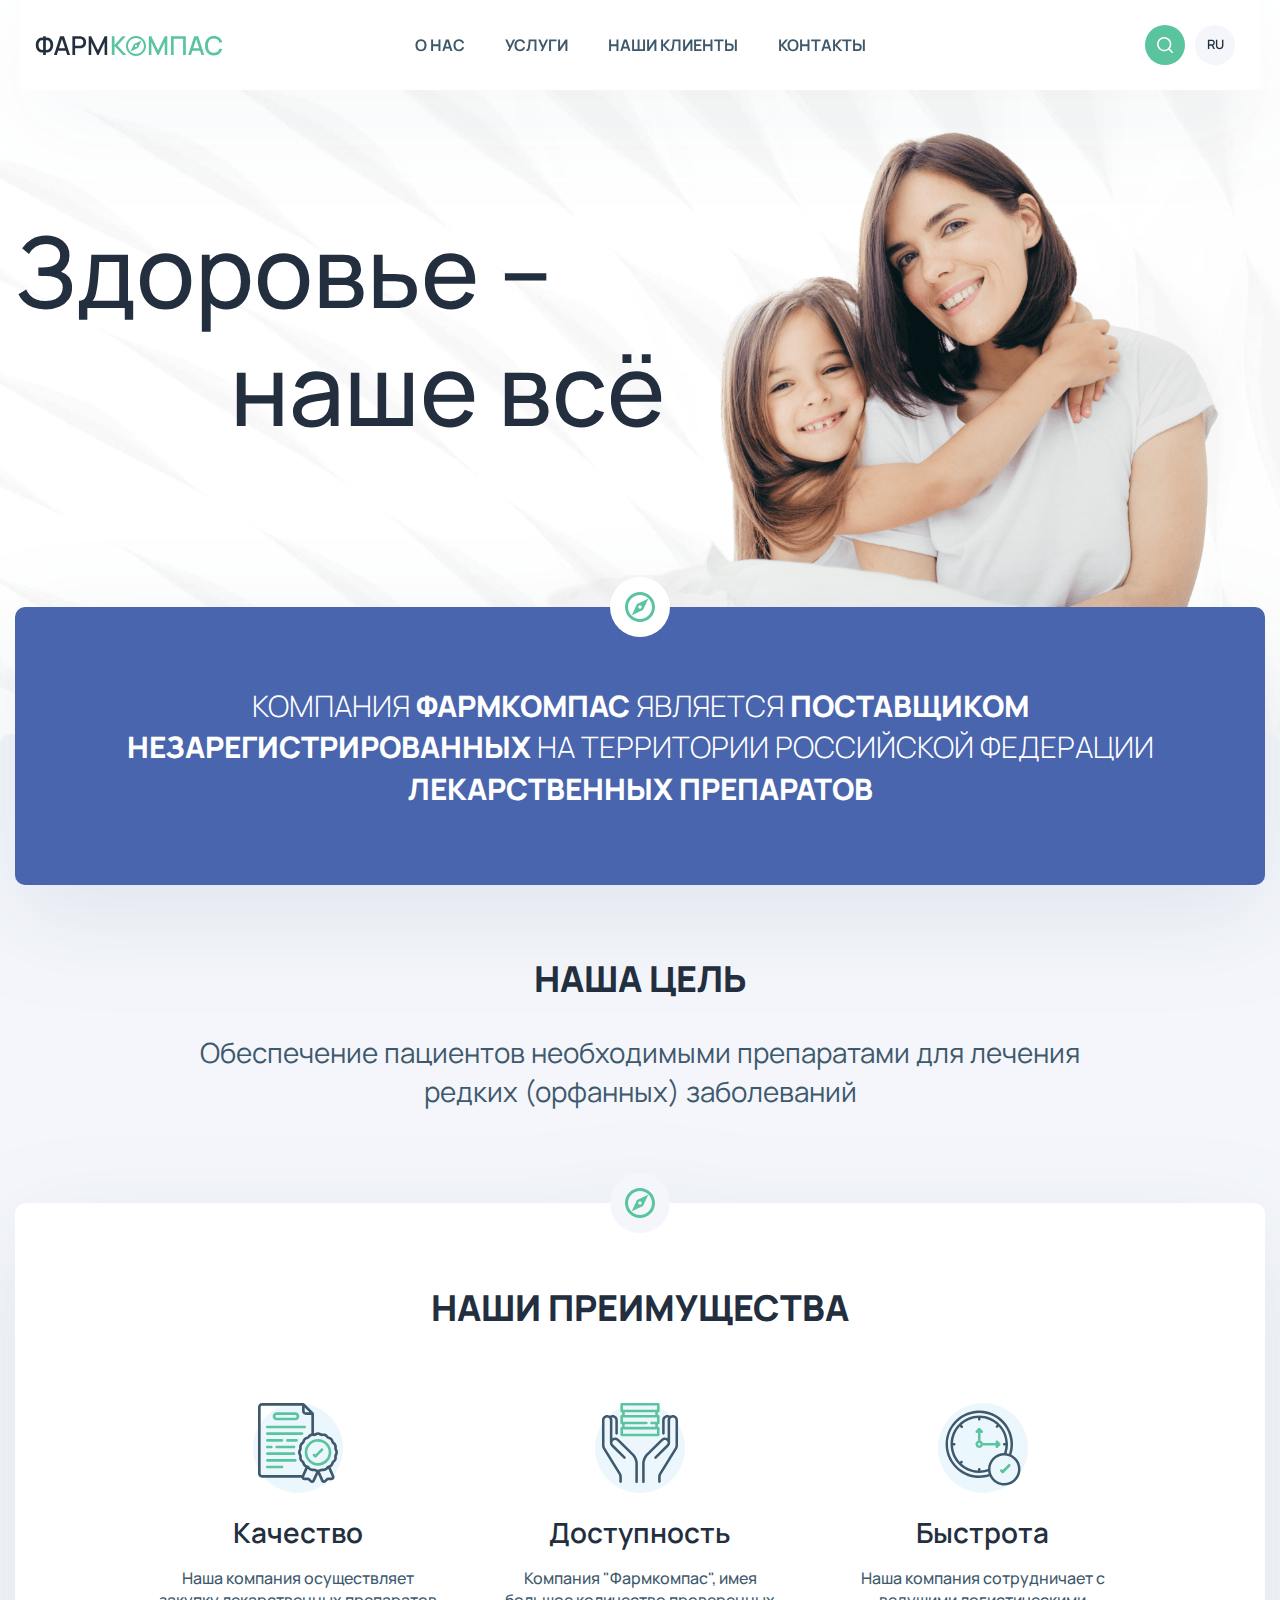
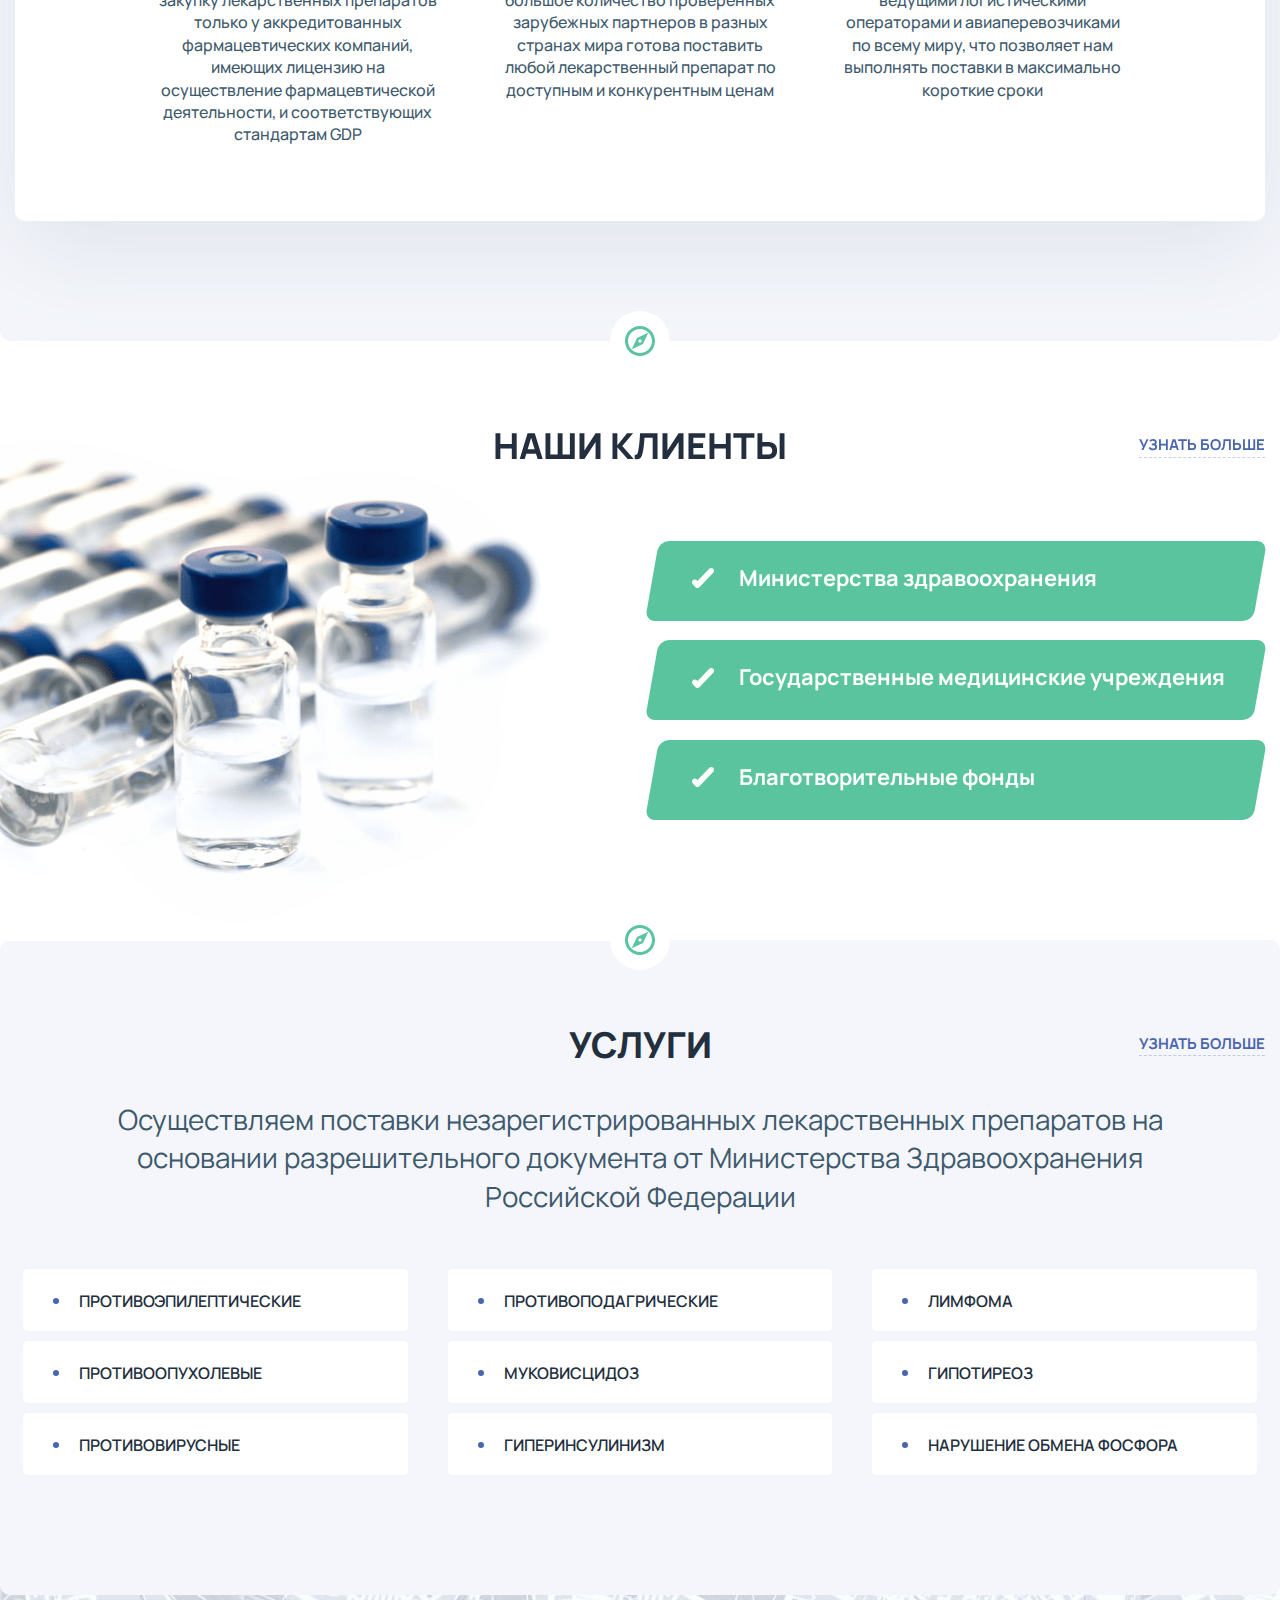
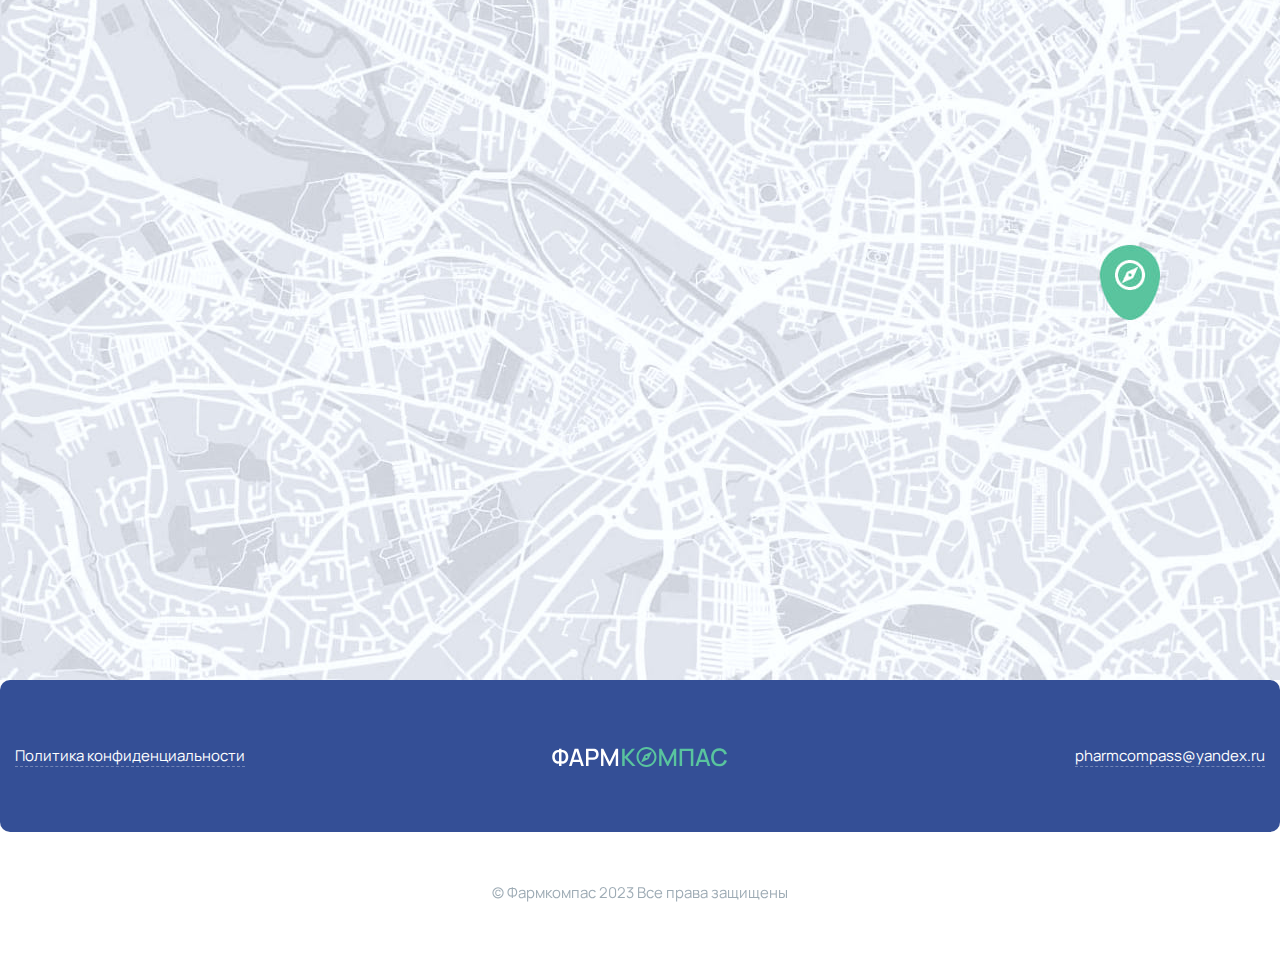
<file: index.html>
<!DOCTYPE html>
<html lang="ru">
<head>
    <meta charset="UTF-8">
    <meta name="viewport" content="width=device-width, initial-scale=1.0">
    <title>Главная</title>
    <link rel="stylesheet" href="/css/bootstrap.css">
    <link rel="stylesheet" href="/css/main.css">
</head>

<body>
    
    <header class="header _home position-relative">
        <div class="header__content-wrap position-relative">
            <div class="container">
                <div class="d-flex justify-content-between align-items-center position-relative">
                    <a href="/index.html" class="logo">
                        <img src="/img/logo.svg" alt="Лого" width="189">
                    </a>

                    <nav class="menu position-absolute translate-middle-x d-none d-lg-block">
                        <ul class="d-flex">
                            <li><a href="#" class="menu__item-link text-decoration-none text-uppercase">О нас</a></li>
                            <li><a href="#" class="menu__item-link text-decoration-none text-uppercase">Услуги</a></li>
                            <li><a href="#" class="menu__item-link text-decoration-none text-uppercase">Наши клиенты</a></li>
                            <li><a href="#" class="menu__item-link text-decoration-none text-uppercase">Контакты</a></li>
                        </ul>
                    </nav>

                    <div class="header__btns d-flex">
                        <button class="header__search-btn rounded-circle border-0">
                            <img src="/img/search.svg" alt="">
                        </button>
                        <button class="header__translate-btn rounded-circle border-0">RU</button>
                        <button class="header__burger-btn rounded-circle border-0 d-lg-none" data-bs-toggle="collapse" data-bs-target="#mob-menu" aria-expanded="false" aria-controls="collapseExample">
                            <img src="/img/burger.svg" alt="" width="25">
                        </button>
                    </div>
                </div>
            </div>
        </div>
    </header>

    <div class="mob-popup collapse" id="mob-menu">
        <nav class="menu">
            <ul>
                <li><a href="#" class="menu__item-link text-decoration-none text-uppercase">О нас</a></li>
                <li><a href="#" class="menu__item-link text-decoration-none text-uppercase">Услуги</a></li>
                <li><a href="#" class="menu__item-link text-decoration-none text-uppercase">Наши клиенты</a></li>
                <li><a href="#" class="menu__item-link text-decoration-none text-uppercase">Контакты</a></li>
            </ul>
        </nav>
    </div>

    <main>

        <div class="hero">
            <div class="container position-relative overflow-hidden">
                <img src="/img/hero.png" alt="" class="hero__img position-absolute" width="1130">
                <h1 class="hero__title position-relative">Здоровье --<br> <span>наше всё</span></h1>
            </div>

            <div class="container">
                <div class="text-on-die position-relative">
                    <div class="compass-icon position-absolute translate-middle d-flex align-items-center justify-content-center">
                        <img src="/img/compass.svg" alt="">
                    </div>
                    <p class="text-white text-uppercase text-center">Компания <span>ФАРМКОМПАС</span> является <span>поставщиком незарегистрированных</span> на территории Российской Федерации <span>лекарственных препаратов</span></p>
                </div>
            </div>
        </div>

        <div class="about position-relative">
            <div class="container">
                <div class="about__purpose">
                    <h2 class="title2">Наша цель</h2>
                    <p class="text1">Обеспечение пациентов необходимыми препаратами для лечения редких (орфанных) заболеваний</p>
                </div>

                <div class="about__advant columns-with-icons position-relative">
                    <div class="compass-icon _gray position-absolute translate-middle d-flex align-items-center justify-content-center">
                        <img src="/img/compass.svg" alt="">
                    </div>
                    <h2 class="title2">Наши преимущества</h2>

                    <div class="row justify-content-center column-gap-4">
                        <div class="col-12 col-lg-3">
                            <div class="columns-with-icons__item text-center">
                                <img src="/img/quality.svg" alt="" class="columns-with-icons__item-icon">
                                <p class="columns-with-icons__item-title title3">Качество</p>
                                <p class="text2">Наша компания осуществляет закупку лекарственных препаратов только у аккредитованных фармацевтических компаний, имеющих лицензию на осуществление фармацевтической деятельности, и соответствующих стандартам GDP</p>
                            </div>
                        </div>
                        <div class="col-12 col-lg-3">
                            <div class="columns-with-icons__item text-center">
                                <img src="/img/availability.svg" alt="" class="columns-with-icons__item-icon">
                                <p class="columns-with-icons__item-title title3">Доступность</p>
                                <p class="text2">Компания "Фармкомпас", имея большое количество проверенных зарубежных партнеров в разных странах мира готова поставить любой лекарственный препарат по доступным и конкурентным ценам</p>
                            </div>
                        </div>
                        <div class="col-12 col-lg-3">
                            <div class="columns-with-icons__item text-center">
                                <img src="/img/speed.svg" alt="" class="columns-with-icons__item-icon">
                                <p class="columns-with-icons__item-title title3">Быстрота</p>
                                <p class="text2">Наша компания сотрудничает с ведущими логистическими операторами и авиаперевозчиками по всему миру, что позволяет нам выполнять поставки в максимально короткие сроки</p>
                            </div>
                        </div>
                    </div>
                </div>
            </div>
        </div>

        <div class="clients position-relative z-3">
            <div class="compass-icon position-absolute translate-middle d-flex align-items-center justify-content-center">
                <img src="/img/compass.svg" alt="">
            </div>
            <div class="container position-relative">
                <div class="d-flex align-items-center position-relative flex-column flex-sm-row">
                    <h2 class="clients__title title2 position-relative translate-middle-x z-3">Наши клиенты</h2>
                    <a href="#" class="clients__link link text-uppercase position-absolute text-decoration-none">Узнать больше</a>
                </div>
                <img src="/img/clients.png" alt="" class="clients__img position-absolute" width="930">
                <div class="row">
                    <ul class="clients__list col-sm-10 col-lg-6 offset-sm-2 offset-lg-6">
                        <li class="clients__list-item position-relative">
                            <div class="clients__item-rectan position-absolute"></div>
                            <p class="text-white position-relative z-3 d-flex align-items-center">Министерства здравоохранения</p>
                        </li>
                        <li class="clients__list-item position-relative">
                            <div class="clients__item-rectan position-absolute"></div>
                            <p class="text-white position-relative z-3 d-flex align-items-center">Государственные медицинские учреждения</p>
                        </li>
                        <li class="clients__list-item position-relative">
                            <div class="clients__item-rectan position-absolute"></div>
                            <p class="text-white position-relative z-3 d-flex align-items-center">Благотворительные фонды</p>
                        </li>
                    </ul>
                </div>
            </div>
        </div>

        <div class="services position-relative">
            <div class="compass-icon position-absolute translate-middle d-flex align-items-center justify-content-center">
                <img src="/img/compass.svg" alt="">
            </div>

            <div class="container">
                <div class="d-flex align-items-center position-relative flex-column flex-sm-row">
                    <h2 class="services__title title2 position-relative translate-middle-x z-3">Услуги</h2>
                    <a href="#" class="services__link link text-uppercase position-absolute text-decoration-none">Узнать больше</a>
                </div>
                
                <p class="services__text text1">Осуществляем поставки незарегистрированных лекарственных препаратов на основании разрешительного документа от Министерства Здравоохранения Российской Федерации</p>
                <div class="services__medication-list">
                    <div class="row row-cols-1 row-cols-lg-3">
                        <div class="col">
                            <div class="services__medication-item"><p>Противоэпилептические</p></div>
                            <div class="services__medication-item"><p>Противоопухолевые</p></div>
                            <div class="services__medication-item"><p>Противовирусные</p></div>
                        </div>
                        <div class="col">
                            <div class="services__medication-item"><p>Противоподагрические</p></div>
                            <div class="services__medication-item"><p>Муковисцидоз</p></div>
                            <div class="services__medication-item"><p>Гиперинсулинизм</p></div>
                        </div>
                        <div class="col">
                            <div class="services__medication-item"><p>Лимфома</p></div>
                            <div class="services__medication-item"><p>Гипотиреоз</p></div>
                            <div class="services__medication-item"><p>Нарушение обмена фосфора</p></div>
                        </div>
                    </div>
                </div>
            </div>
        </div>

        <div class="map overflow-hidden"><img src="/img/map1.jpg" alt=""></div>

    </main>

    <footer class="footer">
        <div class="footer__die position-relative z-3">
            <div class="container">
                <div class="d-flex align-items-center justify-content-between flex-column flex-lg-row position-relative">
                    <a href="#" class="footer__link text-white text-decoration-none">Политика конфиденциальности</a>
                    <a href="/index.html" class="logo position-absolute translate-middle-x">
                        <svg width="177" height="33" fill="none" xmlns="http://www.w3.org/2000/svg"><path d="M107.68 26V8.72h2.268l6.264 12.996L122.44 8.72h2.292v17.268h-2.376v-11.82L116.776 26h-1.14l-5.592-11.832V26h-2.364Zm20.414 0V8.72h13.74V26h-2.508V11.084h-8.724V26h-2.508Zm15.909 0 5.616-17.28h3.612L158.847 26h-2.604l-5.172-15.768h.648L146.607 26h-2.604Zm2.916-3.9v-2.352h9.024V22.1h-9.024Zm20.825 4.26c-1.728 0-3.2-.376-4.416-1.128-1.216-.76-2.148-1.816-2.796-3.168-.64-1.352-.96-2.92-.96-4.704 0-1.784.32-3.352.96-4.704.648-1.352 1.58-2.404 2.796-3.156 1.216-.76 2.688-1.14 4.416-1.14 1.992 0 3.64.504 4.944 1.512 1.312 1.008 2.224 2.364 2.736 4.068l-2.544.684c-.336-1.208-.936-2.156-1.8-2.844-.856-.688-1.968-1.032-3.336-1.032-1.224 0-2.244.276-3.06.828-.816.552-1.432 1.324-1.848 2.316-.408.992-.612 2.148-.612 3.468-.008 1.32.192 2.476.6 3.468.416.992 1.032 1.764 1.848 2.316.824.552 1.848.828 3.072.828 1.368 0 2.48-.344 3.336-1.032.864-.696 1.464-1.644 1.8-2.844l2.544.684c-.512 1.704-1.424 3.06-2.736 4.068-1.304 1.008-2.952 1.512-4.944 1.512ZM95 7c-5.52 0-10 4.48-10 10s4.48 10 10 10 10-4.48 10-10-4.48-10-10-10Zm0 18c-4.41 0-8-3.59-8-8s3.59-8 8-8 8 3.59 8 8-3.59 8-8 8Zm-5.5-2.5 7.51-3.49 3.49-7.51-7.51 3.49-3.49 7.51Zm5.5-6.6c.61 0 1.1.49 1.1 1.1 0 .61-.49 1.1-1.1 1.1-.61 0-1.1-.49-1.1-1.1 0-.61.49-1.1 1.1-1.1ZM70.68 26V8.72h2.508v8.064l7.236-8.064h3.12L75.9 17.156 84.108 26h-3.216l-7.704-8.256V26H70.68Z" fill="#59C49E"/><path d="M7.5 26v-2.412a5.83 5.83 0 0 1-2.556-.108 5.344 5.344 0 0 1-2.172-1.2c-.632-.576-1.132-1.32-1.5-2.232-.368-.912-.552-1.976-.552-3.192 0-1.224.184-2.292.552-3.204.368-.92.868-1.672 1.5-2.256a5.397 5.397 0 0 1 2.172-1.224A5.598 5.598 0 0 1 7.5 10.04V8.72h2.496v1.32a5.54 5.54 0 0 1 2.544.132c.816.232 1.54.64 2.172 1.224.64.584 1.144 1.336 1.512 2.256.376.912.564 1.98.564 3.204 0 1.216-.188 2.28-.564 3.192-.368.912-.872 1.656-1.512 2.232a5.243 5.243 0 0 1-2.172 1.2 5.77 5.77 0 0 1-2.544.108V26H7.5Zm0-4.74v-8.928c-.72-.112-1.348-.064-1.884.144a3.046 3.046 0 0 0-1.308.972c-.344.432-.6.944-.768 1.536a6.743 6.743 0 0 0-.252 1.872c0 .656.084 1.276.252 1.86a4.23 4.23 0 0 0 .768 1.5c.344.416.78.72 1.308.912.536.192 1.164.236 1.884.132Zm2.496 0c.72.104 1.344.06 1.872-.132a2.987 2.987 0 0 0 1.308-.912c.352-.416.612-.908.78-1.476a6.208 6.208 0 0 0 .264-1.824 6.45 6.45 0 0 0-.264-1.848 4.47 4.47 0 0 0-.78-1.56 3.062 3.062 0 0 0-1.308-1.008c-.528-.224-1.152-.28-1.872-.168v8.928ZM17.519 26l5.616-17.28h3.612L32.363 26H29.76l-5.172-15.768h.648L20.123 26H17.52Zm2.916-3.9v-2.352h9.024V22.1h-9.024Zm14.08 3.9V8.72H41.5c.168 0 .376.008.624.024.248.008.484.032.708.072.96.152 1.76.48 2.4.984a4.632 4.632 0 0 1 1.452 1.908c.32.768.48 1.616.48 2.544 0 .936-.16 1.788-.48 2.556a4.632 4.632 0 0 1-1.452 1.908c-.64.504-1.44.832-2.4.984a9.13 9.13 0 0 1-.72.072 9.857 9.857 0 0 1-.612.024h-4.476V26h-2.508Zm2.509-8.58h4.38c.16 0 .336-.008.528-.024.2-.016.388-.044.564-.084.512-.12.924-.34 1.236-.66.312-.328.536-.704.672-1.128a4.032 4.032 0 0 0 0-2.532 2.806 2.806 0 0 0-.672-1.116c-.312-.328-.724-.552-1.236-.672a3.072 3.072 0 0 0-.564-.096 6.398 6.398 0 0 0-.528-.024h-4.38v6.336ZM49.563 26V8.72h2.268l6.264 12.996L64.323 8.72h2.292v17.268h-2.376v-11.82L58.659 26h-1.14l-5.592-11.832V26h-2.364Z" fill="#fff"/></svg>
                    </a>
                    <a href="mailto:pharmcompass@yandex.ru" class="footer__link text-white text-decoration-none">pharmcompass@yandex.ru</a>
                </div>
            </div>
        </div>
        <div class="footer__copy">
            <div class="container">
                <p class="text-center">© Фармкомпас 2023 Все права защищены</p>
            </div>
        </div>
    </footer>

    <script src="/js/script.js"></script>
    <script src="/js/bootstrap.min.js"></script>
</body>
</html>
</file>
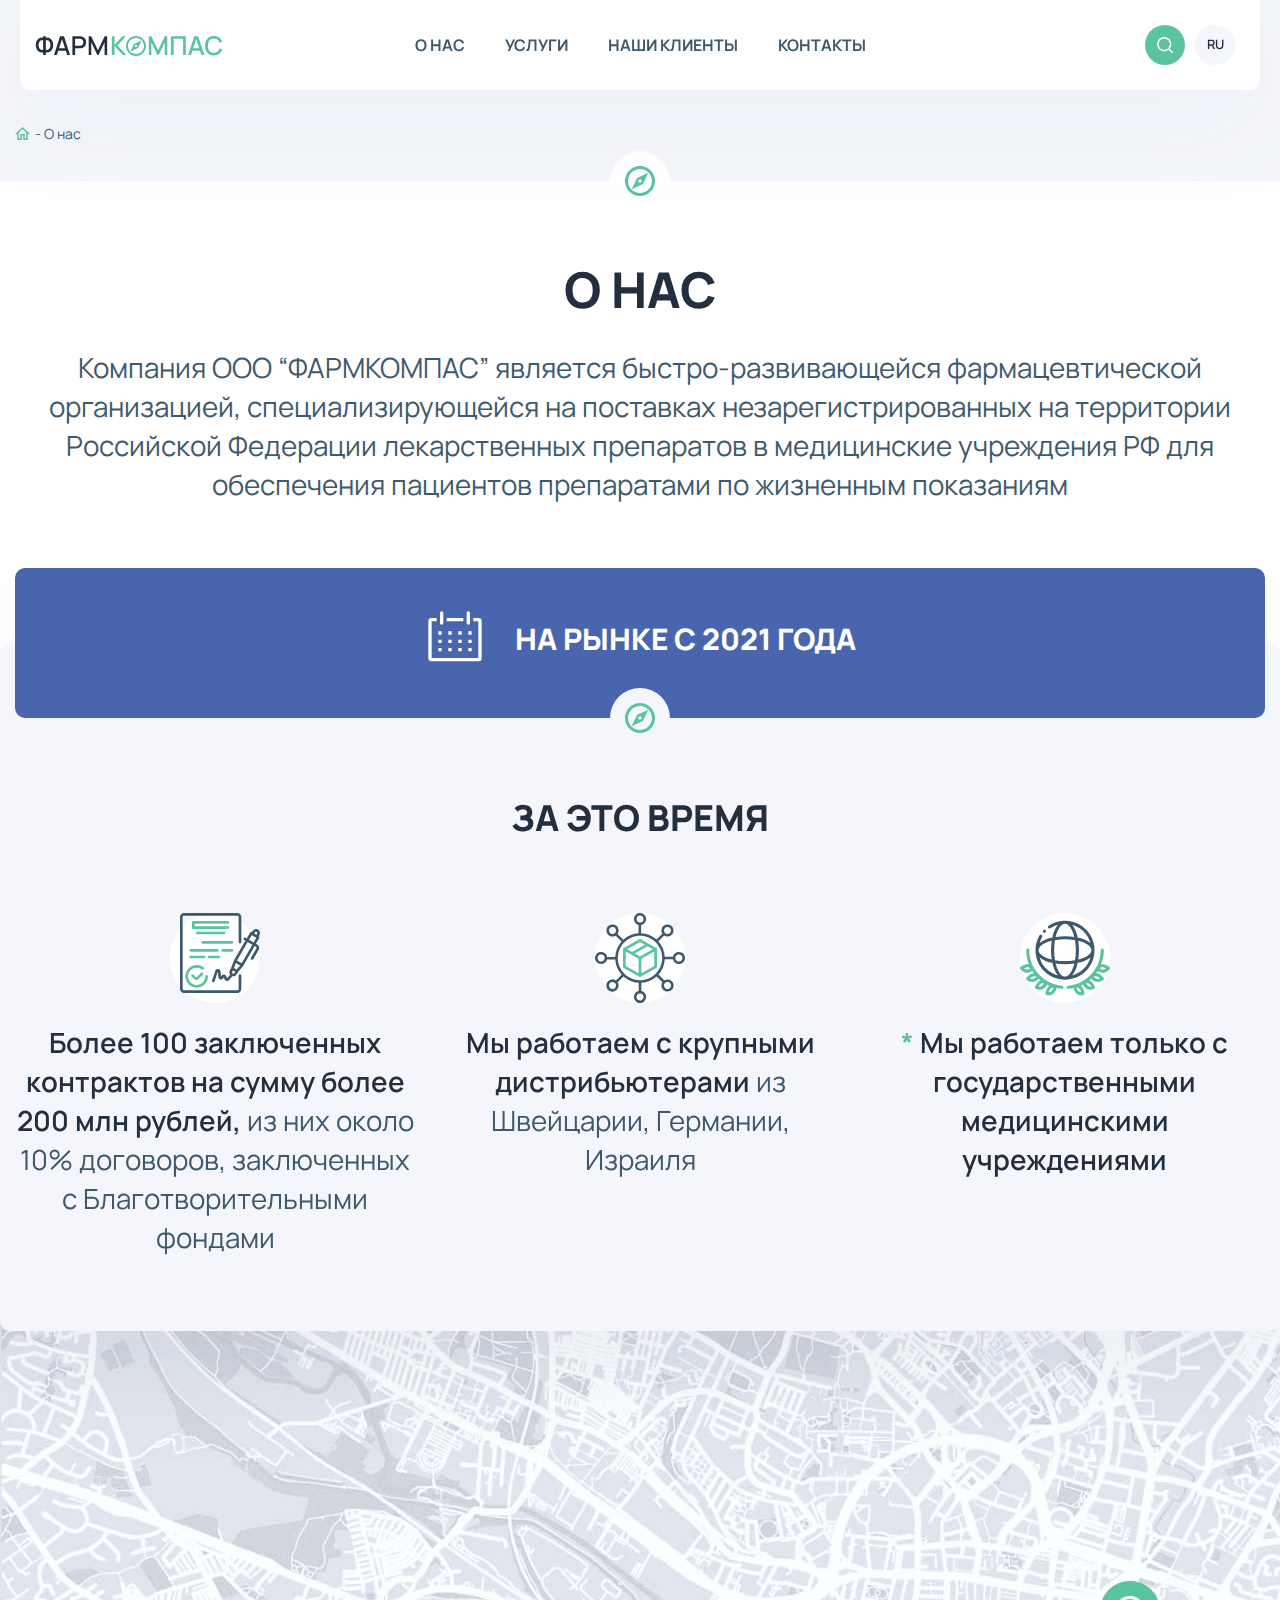
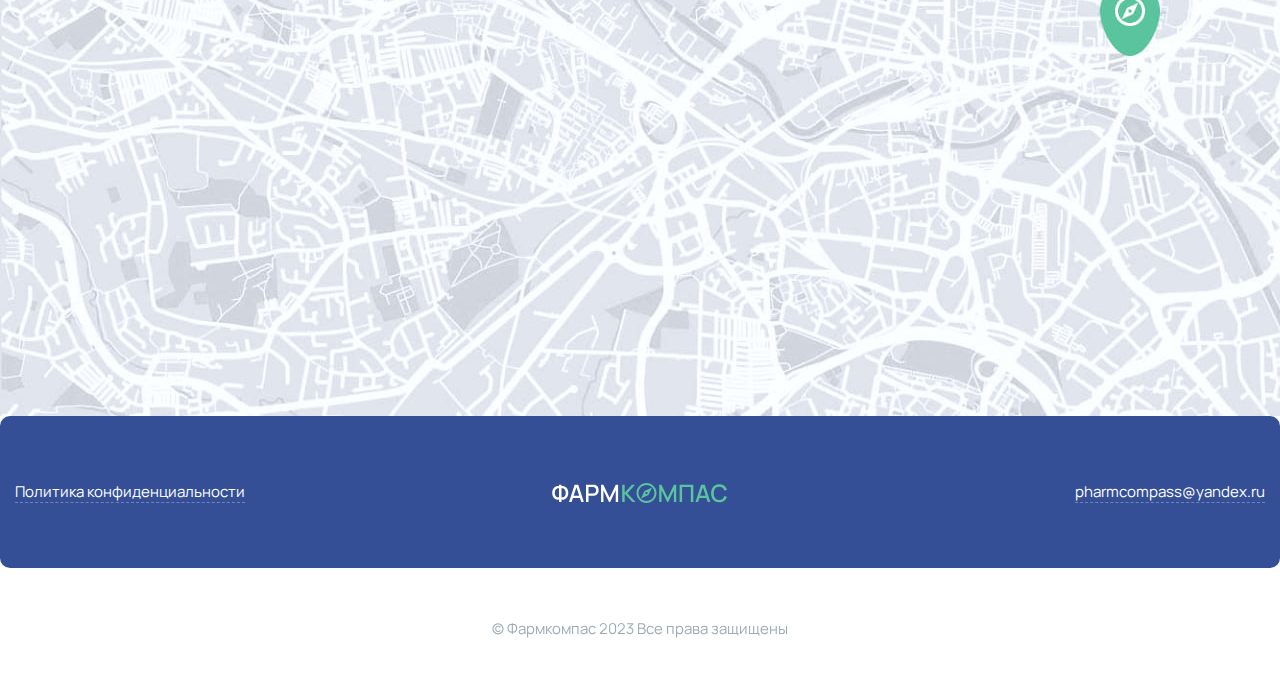
<file: html/about.html>
<!DOCTYPE html>
<html lang="ru">
<head>
    <meta charset="UTF-8">
    <meta name="viewport" content="width=device-width, initial-scale=1.0">
    <title>О нас</title>
    <link rel="stylesheet" href="/css/bootstrap.css">
    <link rel="stylesheet" href="/css/main.css">
</head>

<body>
    
    <header class="header position-relative">
        <div class="header__content-wrap position-relative">
            <div class="container">
                <div class="d-flex justify-content-between align-items-center position-relative">
                    <a href="/index.html" class="logo">
                        <img src="/img/logo.svg" alt="Лого" width="189">
                    </a>
                    <nav class="menu position-absolute translate-middle-x d-none d-lg-block">
                        <ul class="d-flex">
                            <li><a href="#" class="menu__item-link text-decoration-none text-uppercase">О нас</a></li>
                            <li><a href="#" class="menu__item-link text-decoration-none text-uppercase">Услуги</a></li>
                            <li><a href="#" class="menu__item-link text-decoration-none text-uppercase">Наши клиенты</a></li>
                            <li><a href="#" class="menu__item-link text-decoration-none text-uppercase">Контакты</a></li>
                        </ul>
                    </nav>
                    <div class="header__btns d-flex">
                        <button class="header__search-btn rounded-circle border-0">
                            <img src="/img/search.svg" alt="">
                        </button>
                        <button class="header__translate-btn rounded-circle border-0">RU</button>
                        <button class="header__burger-btn rounded-circle border-0 d-lg-none" data-bs-toggle="collapse" data-bs-target="#mob-menu" aria-expanded="false" aria-controls="collapseExample">
                            <img src="/img/burger.svg" alt="" width="25">
                        </button>
                    </div>
                </div>
            </div>
        </div>
        <div class="breadcrumbs">
            <div class="container">
                <div class="d-flex align-items-center">
                    <a href="/index.html" class="breadcrumbs__link d-flex"><img src="/img/home.svg" alt=""></a>
                    <a href="#" class="breadcrumbs__link text-decoration-none">- О нас</a>
                </div>
            </div>
        </div>
        <div class="compass-icon position-absolute translate-middle d-flex align-items-center justify-content-center">
            <img src="/img/compass.svg" alt="">
        </div>
    </header>
    
    <div class="mob-popup collapse" id="mob-menu">
        <nav class="menu">
            <ul>
                <li><a href="#" class="menu__item-link text-decoration-none text-uppercase">О нас</a></li>
                <li><a href="#" class="menu__item-link text-decoration-none text-uppercase">Услуги</a></li>
                <li><a href="#" class="menu__item-link text-decoration-none text-uppercase">Наши клиенты</a></li>
                <li><a href="#" class="menu__item-link text-decoration-none text-uppercase">Контакты</a></li>
            </ul>
        </nav>
    </div>

    <main>
        <div class="about2 position-relative">
            <div class="compass-icon position-absolute translate-middle d-flex align-items-center justify-content-center">
                <img src="/img/compass.svg" alt="">
            </div>

            <div class="container">
                <h1 class="about2__title title1">О нас</h1>
                <p class="text1">Компания ООО “ФАРМКОМПАС” является быстро-развивающейся фармацевтической организацией, специализирующейся на поставках незарегистрированных на территории Российской Федерации лекарственных препаратов в медицинские учреждения РФ для обеспечения пациентов препаратами по жизненным показаниям</p>
                <div class="text-on-die position-relative d-flex align-items-center justify-content-center">
                    <div class="compass-icon _gray position-absolute d-flex align-items-center justify-content-center">
                        <img src="/img/compass.svg" alt="">
                    </div>
                    <img src="/img/calendar.svg" alt="" class="text-on-die__icon">
                    <p class="text-white text-uppercase"><span>На рынке с 2021 года</span></p>
                </div>
            </div>

            <div class="columns-with-icons">
                <div class="container">
                    <h2 class="title2">За это время</h2>

                    <div class="row justify-content-center">
                        <div class="col-lg-4">
                            <div class="columns-with-icons__item text-center">
                                <img src="/img/contract.svg" alt="" class="columns-with-icons__item-icon">
                                <p class="columns-with-icons__item-text text1"><span>Более 100 заключенных контрактов на сумму более 200 млн рублей,</span> из них около 10% договоров, заключенных с Благотворительными фондами</p>
                            </div>
                        </div>
                        <div class="col-lg-4">
                            <div class="columns-with-icons__item text-center">
                                <img src="/img/work.svg" alt="" class="columns-with-icons__item-icon">
                                <p class="columns-with-icons__item-text text1"><span>Мы работаем с крупными дистрибьютерами</span> из Швейцарии, Германии, Израиля</p>
                            </div>
                        </div>
                        <div class="col-lg-4">
                            <div class="columns-with-icons__item text-center">
                                <img src="/img/national.svg" alt="" class="columns-with-icons__item-icon">
                                <p class="columns-with-icons__item-text text1"><span><span>*</span> Мы работаем только с государственными медицинскими учреждениями</span></p>
                            </div>
                        </div>
                    </div>
                </div>
            </div>
        </div>

        <div class="map overflow-hidden"><img src="/img/map3.jpg" alt=""></div>
    </main>

    <footer class="footer">
        <div class="footer__die position-relative z-3">
            <div class="container">
                <div class="d-flex align-items-center justify-content-between flex-column flex-lg-row position-relative">
                    <a href="#" class="footer__link text-white text-decoration-none">Политика конфиденциальности</a>
                    <a href="/index.html" class="logo position-absolute translate-middle-x">
                        <svg width="177" height="33" fill="none" xmlns="http://www.w3.org/2000/svg"><path d="M107.68 26V8.72h2.268l6.264 12.996L122.44 8.72h2.292v17.268h-2.376v-11.82L116.776 26h-1.14l-5.592-11.832V26h-2.364Zm20.414 0V8.72h13.74V26h-2.508V11.084h-8.724V26h-2.508Zm15.909 0 5.616-17.28h3.612L158.847 26h-2.604l-5.172-15.768h.648L146.607 26h-2.604Zm2.916-3.9v-2.352h9.024V22.1h-9.024Zm20.825 4.26c-1.728 0-3.2-.376-4.416-1.128-1.216-.76-2.148-1.816-2.796-3.168-.64-1.352-.96-2.92-.96-4.704 0-1.784.32-3.352.96-4.704.648-1.352 1.58-2.404 2.796-3.156 1.216-.76 2.688-1.14 4.416-1.14 1.992 0 3.64.504 4.944 1.512 1.312 1.008 2.224 2.364 2.736 4.068l-2.544.684c-.336-1.208-.936-2.156-1.8-2.844-.856-.688-1.968-1.032-3.336-1.032-1.224 0-2.244.276-3.06.828-.816.552-1.432 1.324-1.848 2.316-.408.992-.612 2.148-.612 3.468-.008 1.32.192 2.476.6 3.468.416.992 1.032 1.764 1.848 2.316.824.552 1.848.828 3.072.828 1.368 0 2.48-.344 3.336-1.032.864-.696 1.464-1.644 1.8-2.844l2.544.684c-.512 1.704-1.424 3.06-2.736 4.068-1.304 1.008-2.952 1.512-4.944 1.512ZM95 7c-5.52 0-10 4.48-10 10s4.48 10 10 10 10-4.48 10-10-4.48-10-10-10Zm0 18c-4.41 0-8-3.59-8-8s3.59-8 8-8 8 3.59 8 8-3.59 8-8 8Zm-5.5-2.5 7.51-3.49 3.49-7.51-7.51 3.49-3.49 7.51Zm5.5-6.6c.61 0 1.1.49 1.1 1.1 0 .61-.49 1.1-1.1 1.1-.61 0-1.1-.49-1.1-1.1 0-.61.49-1.1 1.1-1.1ZM70.68 26V8.72h2.508v8.064l7.236-8.064h3.12L75.9 17.156 84.108 26h-3.216l-7.704-8.256V26H70.68Z" fill="#59C49E"/><path d="M7.5 26v-2.412a5.83 5.83 0 0 1-2.556-.108 5.344 5.344 0 0 1-2.172-1.2c-.632-.576-1.132-1.32-1.5-2.232-.368-.912-.552-1.976-.552-3.192 0-1.224.184-2.292.552-3.204.368-.92.868-1.672 1.5-2.256a5.397 5.397 0 0 1 2.172-1.224A5.598 5.598 0 0 1 7.5 10.04V8.72h2.496v1.32a5.54 5.54 0 0 1 2.544.132c.816.232 1.54.64 2.172 1.224.64.584 1.144 1.336 1.512 2.256.376.912.564 1.98.564 3.204 0 1.216-.188 2.28-.564 3.192-.368.912-.872 1.656-1.512 2.232a5.243 5.243 0 0 1-2.172 1.2 5.77 5.77 0 0 1-2.544.108V26H7.5Zm0-4.74v-8.928c-.72-.112-1.348-.064-1.884.144a3.046 3.046 0 0 0-1.308.972c-.344.432-.6.944-.768 1.536a6.743 6.743 0 0 0-.252 1.872c0 .656.084 1.276.252 1.86a4.23 4.23 0 0 0 .768 1.5c.344.416.78.72 1.308.912.536.192 1.164.236 1.884.132Zm2.496 0c.72.104 1.344.06 1.872-.132a2.987 2.987 0 0 0 1.308-.912c.352-.416.612-.908.78-1.476a6.208 6.208 0 0 0 .264-1.824 6.45 6.45 0 0 0-.264-1.848 4.47 4.47 0 0 0-.78-1.56 3.062 3.062 0 0 0-1.308-1.008c-.528-.224-1.152-.28-1.872-.168v8.928ZM17.519 26l5.616-17.28h3.612L32.363 26H29.76l-5.172-15.768h.648L20.123 26H17.52Zm2.916-3.9v-2.352h9.024V22.1h-9.024Zm14.08 3.9V8.72H41.5c.168 0 .376.008.624.024.248.008.484.032.708.072.96.152 1.76.48 2.4.984a4.632 4.632 0 0 1 1.452 1.908c.32.768.48 1.616.48 2.544 0 .936-.16 1.788-.48 2.556a4.632 4.632 0 0 1-1.452 1.908c-.64.504-1.44.832-2.4.984a9.13 9.13 0 0 1-.72.072 9.857 9.857 0 0 1-.612.024h-4.476V26h-2.508Zm2.509-8.58h4.38c.16 0 .336-.008.528-.024.2-.016.388-.044.564-.084.512-.12.924-.34 1.236-.66.312-.328.536-.704.672-1.128a4.032 4.032 0 0 0 0-2.532 2.806 2.806 0 0 0-.672-1.116c-.312-.328-.724-.552-1.236-.672a3.072 3.072 0 0 0-.564-.096 6.398 6.398 0 0 0-.528-.024h-4.38v6.336ZM49.563 26V8.72h2.268l6.264 12.996L64.323 8.72h2.292v17.268h-2.376v-11.82L58.659 26h-1.14l-5.592-11.832V26h-2.364Z" fill="#fff"/></svg>
                    </a>
                    <a href="mailto:pharmcompass@yandex.ru" class="footer__link text-white text-decoration-none">pharmcompass@yandex.ru</a>
                </div>
            </div>
        </div>
        <div class="footer__copy">
            <div class="container">
                <p class="text-center">© Фармкомпас 2023 Все права защищены</p>
            </div>
        </div>
    </footer>

    <script src="/js/script.js"></script>
    <script src="/js/bootstrap.min.js"></script>
</body>
</html>
</file>
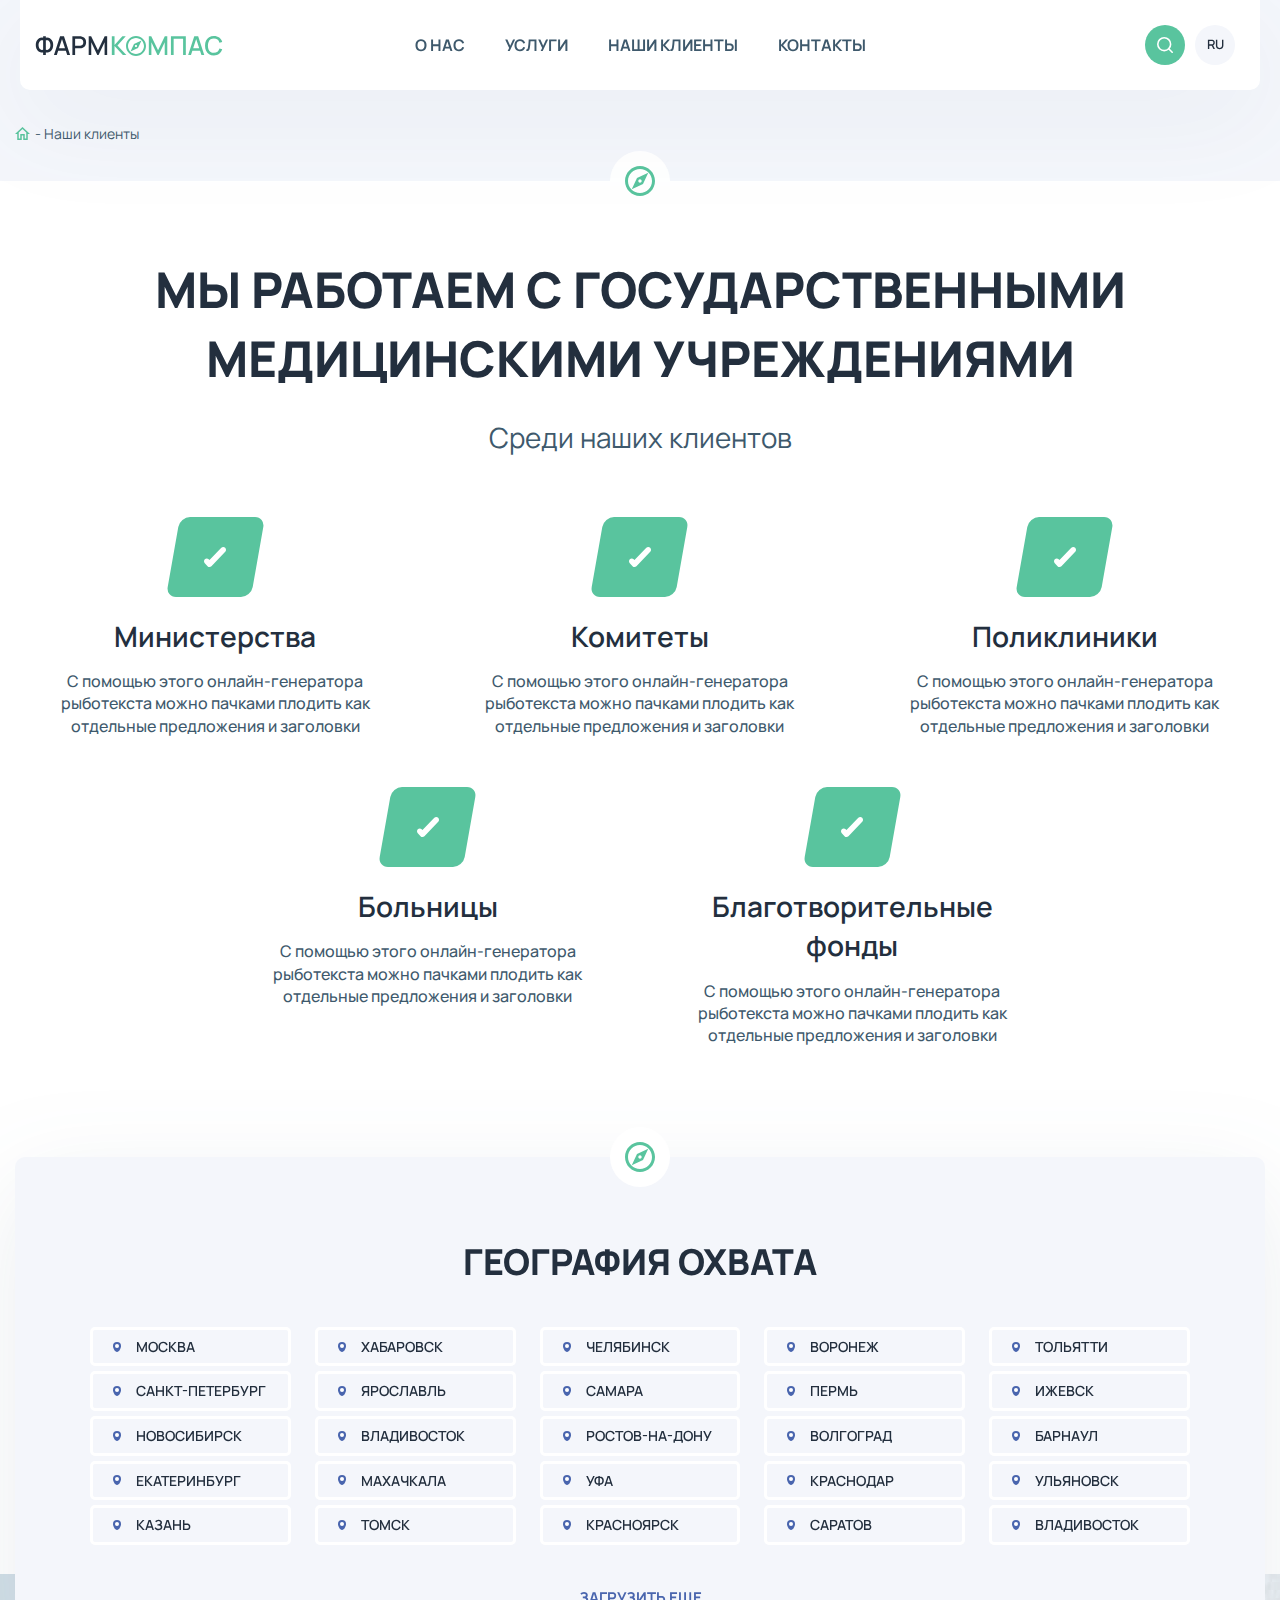
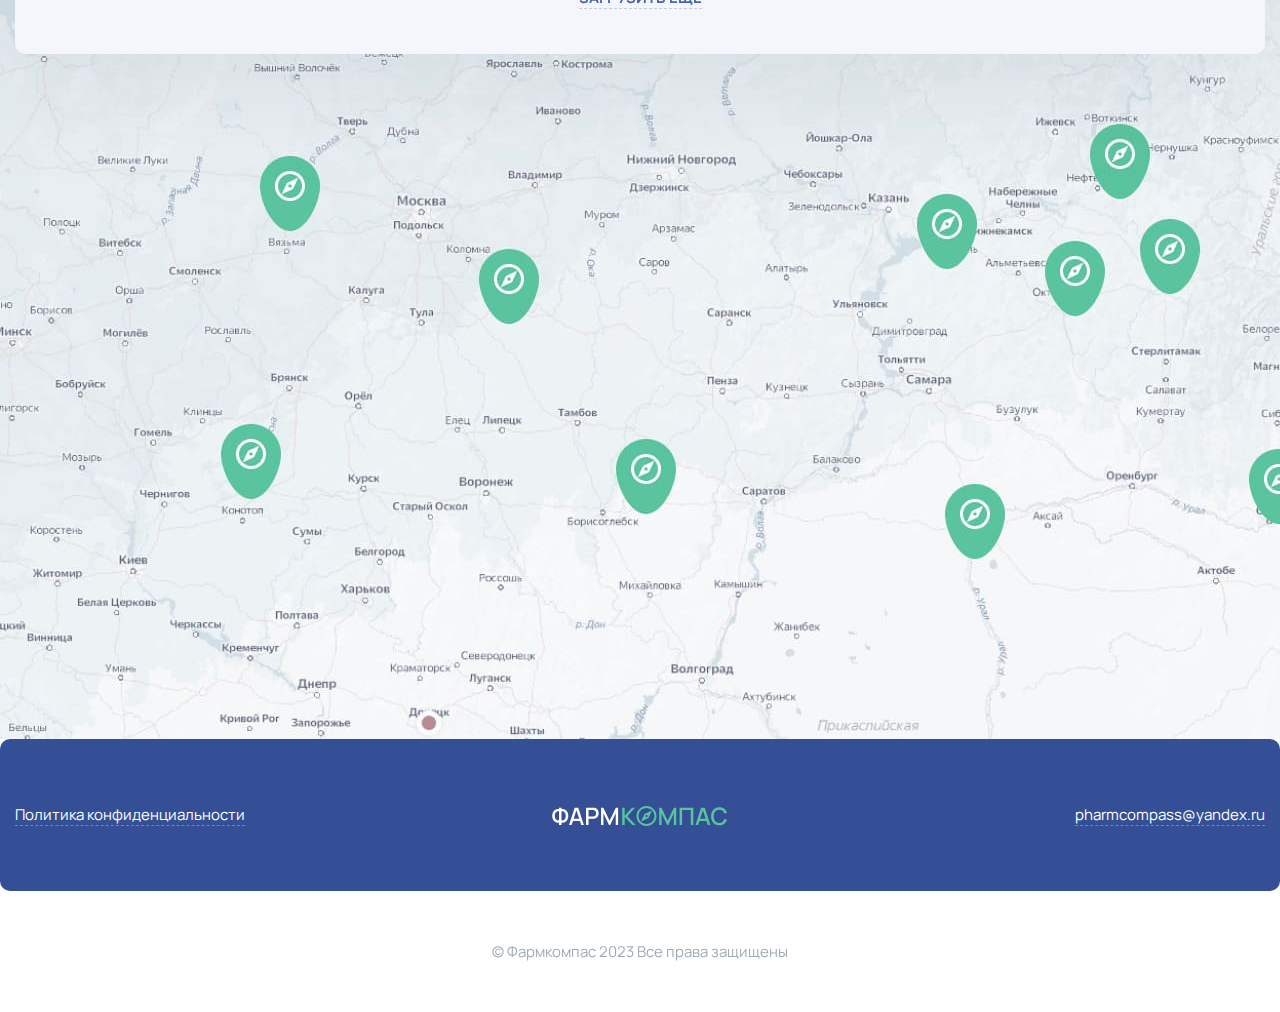
<file: html/clients.html>
<!DOCTYPE html>
<html lang="ru">
<head>
    <meta charset="UTF-8">
    <meta name="viewport" content="width=device-width, initial-scale=1.0">
    <title>Наши клиенты</title>
    <link rel="stylesheet" href="/css/bootstrap.css">
    <link rel="stylesheet" href="/css/main.css">
</head>

<body>
    
    <header class="header position-relative">
        <div class="header__content-wrap position-relative">
            <div class="container">
                <div class="d-flex justify-content-between align-items-center position-relative">
                    <a href="/index.html" class="logo">
                        <img src="/img/logo.svg" alt="Лого" width="189">
                    </a>
                    <nav class="menu position-absolute translate-middle-x d-none d-lg-block">
                        <ul class="d-flex">
                            <li><a href="#" class="menu__item-link text-decoration-none text-uppercase">О нас</a></li>
                            <li><a href="#" class="menu__item-link text-decoration-none text-uppercase">Услуги</a></li>
                            <li><a href="#" class="menu__item-link text-decoration-none text-uppercase">Наши клиенты</a></li>
                            <li><a href="#" class="menu__item-link text-decoration-none text-uppercase">Контакты</a></li>
                        </ul>
                    </nav>
                    <div class="header__btns d-flex">
                        <button class="header__search-btn rounded-circle border-0">
                            <img src="/img/search.svg" alt="">
                        </button>
                        <button class="header__translate-btn rounded-circle border-0">RU</button>
                        <button class="header__burger-btn rounded-circle border-0 d-lg-none" data-bs-toggle="collapse" data-bs-target="#mob-menu" aria-expanded="false" aria-controls="collapseExample">
                            <img src="/img/burger.svg" alt="" width="25">
                        </button>
                    </div>
                </div>
            </div>
        </div>
        <div class="breadcrumbs">
            <div class="container">
                <div class="d-flex align-items-center">
                    <a href="/index.html" class="breadcrumbs__link d-flex"><img src="/img/home.svg" alt=""></a>
                    <a href="#" class="breadcrumbs__link text-decoration-none">- Наши клиенты</a>
                </div>
            </div>
        </div>
        <div class="compass-icon position-absolute translate-middle d-flex align-items-center justify-content-center">
            <img src="/img/compass.svg" alt="">
        </div>
    </header>
    
    <div class="mob-popup collapse" id="mob-menu">
        <nav class="menu">
            <ul>
                <li><a href="#" class="menu__item-link text-decoration-none text-uppercase">О нас</a></li>
                <li><a href="#" class="menu__item-link text-decoration-none text-uppercase">Услуги</a></li>
                <li><a href="#" class="menu__item-link text-decoration-none text-uppercase">Наши клиенты</a></li>
                <li><a href="#" class="menu__item-link text-decoration-none text-uppercase">Контакты</a></li>
            </ul>
        </nav>
    </div>

    <main>
        <div class="clients2 position-relative">
            <div class="compass-icon position-absolute translate-middle d-flex align-items-center justify-content-center">
                <img src="/img/compass.svg" alt="">
            </div>

            <div class="container">
                <h1 class="clients2__title title1">Мы работаем с государственными медицинскими учреждениями</h1>
                <p class="text1">Среди наших клиентов</p>

                <ul class="clients2__list row row-cols-1 row-cols-sm-2 row-cols-lg-3">
                    <li class="clients2__list-item col d-flex align-items-center flex-column">
                        <div class="clients2__item-rectan position-relative d-flex align-items-center justify-content-center">
                            <div class="position-absolute"></div>
                            <img src="/img/tick.svg" alt="" class="position-absolute z-3">
                        </div>
                        <p class="clients2__item-title title3">Министерства</p>
                        <p class="text2">C помощью этого онлайн-генератора рыботекста можно пачками плодить как отдельные предложения и заголовки</p>
                    </li>

                    <li class="clients2__list-item col d-flex align-items-center flex-column">
                        <div class="clients2__item-rectan position-relative d-flex align-items-center justify-content-center">
                            <div class="position-absolute"></div>
                            <img src="/img/tick.svg" alt="" class="position-absolute z-3">
                        </div>
                        <p class="clients2__item-title title3">Комитеты</p>
                        <p class="text2">C помощью этого онлайн-генератора рыботекста можно пачками плодить как отдельные предложения и заголовки</p>
                    </li>

                    <li class="clients2__list-item col d-flex align-items-center flex-column">
                        <div class="clients2__item-rectan position-relative d-flex align-items-center justify-content-center">
                            <div class="position-absolute"></div>
                            <img src="/img/tick.svg" alt="" class="position-absolute z-3">
                        </div>
                        <p class="clients2__item-title title3">Поликлиники</p>
                        <p class="text2">C помощью этого онлайн-генератора рыботекста можно пачками плодить как отдельные предложения и заголовки</p>
                    </li>

                    <li class="clients2__list-item col d-flex align-items-center flex-column offset-lg-2">
                        <div class="clients2__item-rectan position-relative d-flex align-items-center justify-content-center">
                            <div class="position-absolute"></div>
                            <img src="/img/tick.svg" alt="" class="position-absolute z-3">
                        </div>
                        <p class="clients2__item-title title3">Больницы</p>
                        <p class="text2">C помощью этого онлайн-генератора рыботекста можно пачками плодить как отдельные предложения и заголовки</p>
                    </li>

                    <li class="clients2__list-item col d-flex align-items-center flex-column offset-sm-3 offset-lg-0">
                        <div class="clients2__item-rectan position-relative d-flex align-items-center justify-content-center">
                            <div class="position-absolute"></div>
                            <img src="/img/tick.svg" alt="" class="position-absolute z-3">
                        </div>
                        <p class="clients2__item-title title3">Благотворительные фонды</p>
                        <p class="text2">C помощью этого онлайн-генератора рыботекста можно пачками плодить как отдельные предложения и заголовки</p>
                    </li>
                </ul>
            </div>
        </div>

        <div class="geography position-relative">
            <div class="compass-icon position-absolute translate-middle d-flex align-items-center justify-content-center z-3">
                <img src="/img/compass.svg" alt="">
            </div>

            <div class="container">
                <div class="geography__content-wrap text-center">
                    <h2 class="title2">География охвата</h2>

                    <div class="geography__cities-list">
                        <div class="row row-cols-1 row-cols-lg-5">
                            <div class="col">
                                <div class="geography__city"><p>Москва</p></div>
                                <div class="geography__city"><p>Санкт-Петербург</p></div>
                                <div class="geography__city"><p>Новосибирск</p></div>
                                <div class="geography__city"><p>Екатеринбург</p></div>
                                <div class="geography__city"><p>Казань</p></div>
                            </div>
                            <div class="col">
                                <div class="geography__city"><p>Хабаровск</p></div>
                                <div class="geography__city"><p>Ярославль</p></div>
                                <div class="geography__city"><p>Владивосток</p></div>
                                <div class="geography__city"><p>Махачкала</p></div>
                                <div class="geography__city"><p>Томск</p></div>
                            </div>
                            <div class="col">
                                <div class="geography__city"><p>Челябинск</p></div>
                                <div class="geography__city"><p>Самара</p></div>
                                <div class="geography__city"><p>Ростов-на-Дону</p></div>
                                <div class="geography__city"><p>Уфа</p></div>
                                <div class="geography__city"><p>Красноярск</p></div>
                            </div>
                            <div class="col">
                                <div class="geography__city"><p>Воронеж</p></div>
                                <div class="geography__city"><p>Пермь</p></div>
                                <div class="geography__city"><p>Волгоград</p></div>
                                <div class="geography__city"><p>Краснодар</p></div>
                                <div class="geography__city"><p>Саратов</p></div>
                            </div>
                            <div class="col">
                                <div class="geography__city"><p>Тольятти</p></div>
                                <div class="geography__city"><p>Ижевск</p></div>
                                <div class="geography__city"><p>Барнаул</p></div>
                                <div class="geography__city"><p>Ульяновск</p></div>
                                <div class="geography__city"><p>Владивосток</p></div>
                            </div>
                        </div>
                    </div>
    
                    <a href="#" class="link text-decoration-none text-uppercase">Загрузить еще</a>
                </div>
            </div>
        </div>

        <div class="map overflow-hidden"><img src="/img/map2.jpg" alt=""></div>
    </main>

    <footer class="footer">
        <div class="footer__die position-relative z-3">
            <div class="container">
                <div class="d-flex align-items-center justify-content-between flex-column flex-lg-row position-relative">
                    <a href="#" class="footer__link text-white text-decoration-none">Политика конфиденциальности</a>
                    <a href="/index.html" class="logo position-absolute translate-middle-x">
                        <svg width="177" height="33" fill="none" xmlns="http://www.w3.org/2000/svg"><path d="M107.68 26V8.72h2.268l6.264 12.996L122.44 8.72h2.292v17.268h-2.376v-11.82L116.776 26h-1.14l-5.592-11.832V26h-2.364Zm20.414 0V8.72h13.74V26h-2.508V11.084h-8.724V26h-2.508Zm15.909 0 5.616-17.28h3.612L158.847 26h-2.604l-5.172-15.768h.648L146.607 26h-2.604Zm2.916-3.9v-2.352h9.024V22.1h-9.024Zm20.825 4.26c-1.728 0-3.2-.376-4.416-1.128-1.216-.76-2.148-1.816-2.796-3.168-.64-1.352-.96-2.92-.96-4.704 0-1.784.32-3.352.96-4.704.648-1.352 1.58-2.404 2.796-3.156 1.216-.76 2.688-1.14 4.416-1.14 1.992 0 3.64.504 4.944 1.512 1.312 1.008 2.224 2.364 2.736 4.068l-2.544.684c-.336-1.208-.936-2.156-1.8-2.844-.856-.688-1.968-1.032-3.336-1.032-1.224 0-2.244.276-3.06.828-.816.552-1.432 1.324-1.848 2.316-.408.992-.612 2.148-.612 3.468-.008 1.32.192 2.476.6 3.468.416.992 1.032 1.764 1.848 2.316.824.552 1.848.828 3.072.828 1.368 0 2.48-.344 3.336-1.032.864-.696 1.464-1.644 1.8-2.844l2.544.684c-.512 1.704-1.424 3.06-2.736 4.068-1.304 1.008-2.952 1.512-4.944 1.512ZM95 7c-5.52 0-10 4.48-10 10s4.48 10 10 10 10-4.48 10-10-4.48-10-10-10Zm0 18c-4.41 0-8-3.59-8-8s3.59-8 8-8 8 3.59 8 8-3.59 8-8 8Zm-5.5-2.5 7.51-3.49 3.49-7.51-7.51 3.49-3.49 7.51Zm5.5-6.6c.61 0 1.1.49 1.1 1.1 0 .61-.49 1.1-1.1 1.1-.61 0-1.1-.49-1.1-1.1 0-.61.49-1.1 1.1-1.1ZM70.68 26V8.72h2.508v8.064l7.236-8.064h3.12L75.9 17.156 84.108 26h-3.216l-7.704-8.256V26H70.68Z" fill="#59C49E"/><path d="M7.5 26v-2.412a5.83 5.83 0 0 1-2.556-.108 5.344 5.344 0 0 1-2.172-1.2c-.632-.576-1.132-1.32-1.5-2.232-.368-.912-.552-1.976-.552-3.192 0-1.224.184-2.292.552-3.204.368-.92.868-1.672 1.5-2.256a5.397 5.397 0 0 1 2.172-1.224A5.598 5.598 0 0 1 7.5 10.04V8.72h2.496v1.32a5.54 5.54 0 0 1 2.544.132c.816.232 1.54.64 2.172 1.224.64.584 1.144 1.336 1.512 2.256.376.912.564 1.98.564 3.204 0 1.216-.188 2.28-.564 3.192-.368.912-.872 1.656-1.512 2.232a5.243 5.243 0 0 1-2.172 1.2 5.77 5.77 0 0 1-2.544.108V26H7.5Zm0-4.74v-8.928c-.72-.112-1.348-.064-1.884.144a3.046 3.046 0 0 0-1.308.972c-.344.432-.6.944-.768 1.536a6.743 6.743 0 0 0-.252 1.872c0 .656.084 1.276.252 1.86a4.23 4.23 0 0 0 .768 1.5c.344.416.78.72 1.308.912.536.192 1.164.236 1.884.132Zm2.496 0c.72.104 1.344.06 1.872-.132a2.987 2.987 0 0 0 1.308-.912c.352-.416.612-.908.78-1.476a6.208 6.208 0 0 0 .264-1.824 6.45 6.45 0 0 0-.264-1.848 4.47 4.47 0 0 0-.78-1.56 3.062 3.062 0 0 0-1.308-1.008c-.528-.224-1.152-.28-1.872-.168v8.928ZM17.519 26l5.616-17.28h3.612L32.363 26H29.76l-5.172-15.768h.648L20.123 26H17.52Zm2.916-3.9v-2.352h9.024V22.1h-9.024Zm14.08 3.9V8.72H41.5c.168 0 .376.008.624.024.248.008.484.032.708.072.96.152 1.76.48 2.4.984a4.632 4.632 0 0 1 1.452 1.908c.32.768.48 1.616.48 2.544 0 .936-.16 1.788-.48 2.556a4.632 4.632 0 0 1-1.452 1.908c-.64.504-1.44.832-2.4.984a9.13 9.13 0 0 1-.72.072 9.857 9.857 0 0 1-.612.024h-4.476V26h-2.508Zm2.509-8.58h4.38c.16 0 .336-.008.528-.024.2-.016.388-.044.564-.084.512-.12.924-.34 1.236-.66.312-.328.536-.704.672-1.128a4.032 4.032 0 0 0 0-2.532 2.806 2.806 0 0 0-.672-1.116c-.312-.328-.724-.552-1.236-.672a3.072 3.072 0 0 0-.564-.096 6.398 6.398 0 0 0-.528-.024h-4.38v6.336ZM49.563 26V8.72h2.268l6.264 12.996L64.323 8.72h2.292v17.268h-2.376v-11.82L58.659 26h-1.14l-5.592-11.832V26h-2.364Z" fill="#fff"/></svg>
                    </a>
                    <a href="mailto:pharmcompass@yandex.ru" class="footer__link text-white text-decoration-none">pharmcompass@yandex.ru</a>
                </div>
            </div>
        </div>
        <div class="footer__copy">
            <div class="container">
                <p class="text-center">© Фармкомпас 2023 Все права защищены</p>
            </div>
        </div>
    </footer>

    <script src="/js/script.js"></script>
    <script src="/js/bootstrap.min.js"></script>
</body>
</html>
</file>
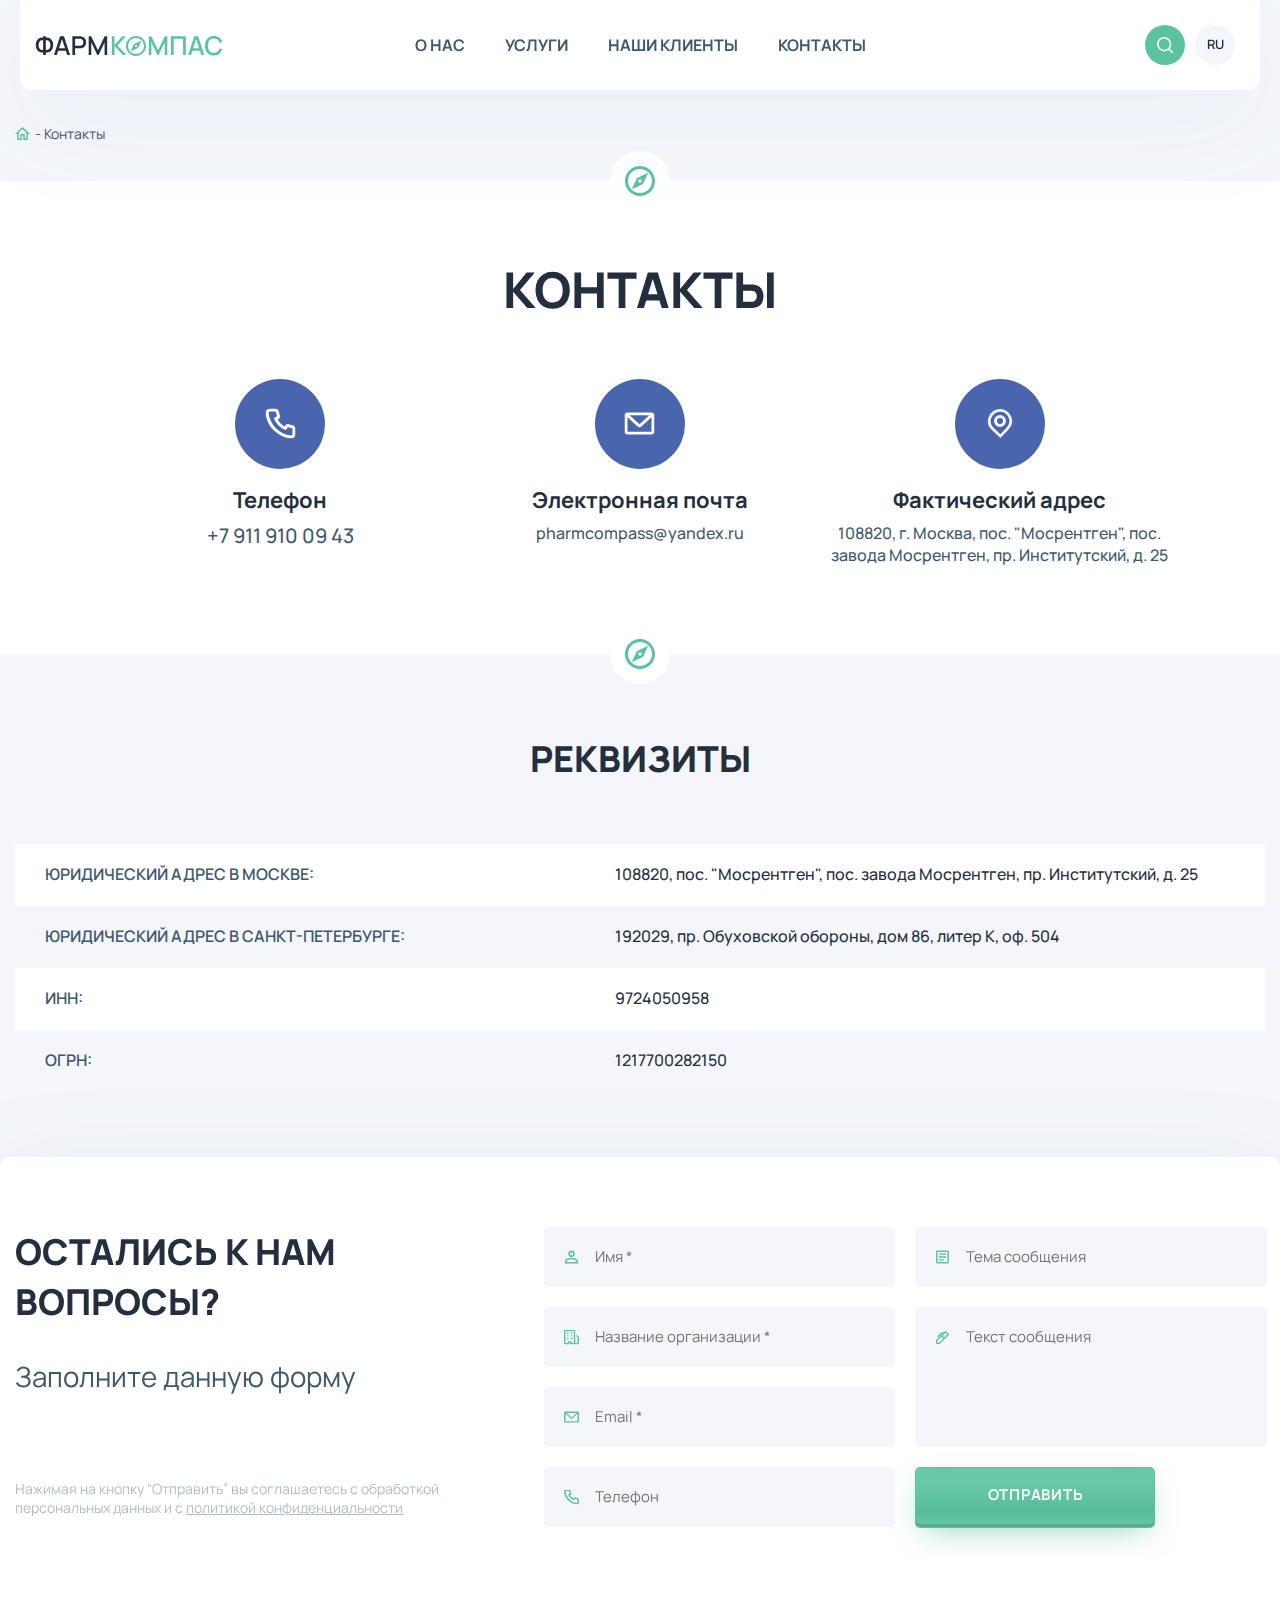
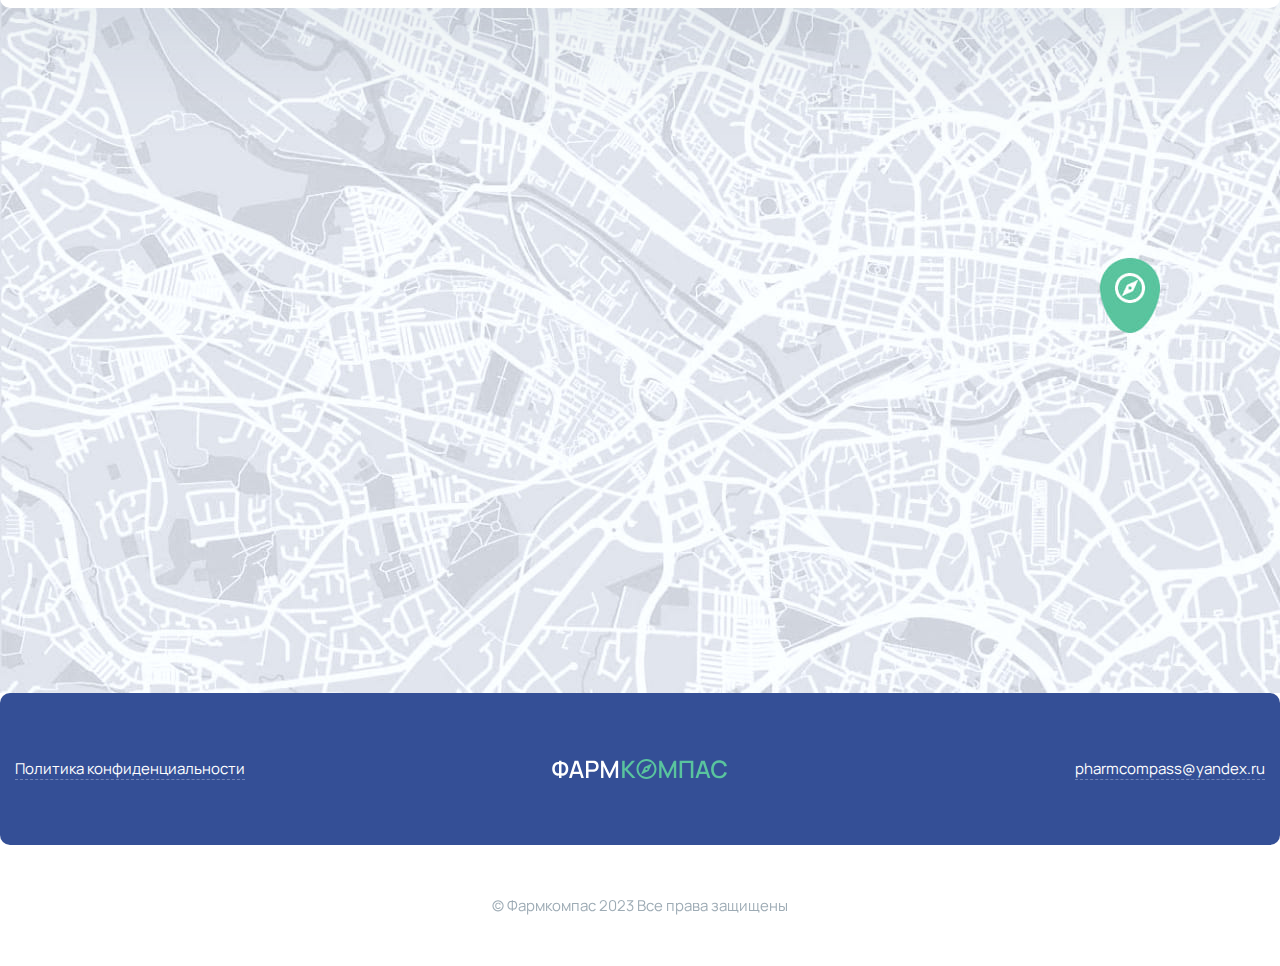
<file: html/contacts.html>
<!DOCTYPE html>
<html lang="ru">
<head>
    <meta charset="UTF-8">
    <meta name="viewport" content="width=device-width, initial-scale=1.0">
    <title>Контакты</title>
    <link rel="stylesheet" href="/css/bootstrap.css">
    <link rel="stylesheet" href="/css/main.css">
</head>

<body>
    
    <header class="header position-relative">
        <div class="header__content-wrap position-relative">
            <div class="container">
                <div class="d-flex justify-content-between align-items-center position-relative">
                    <a href="/index.html" class="logo">
                        <img src="/img/logo.svg" alt="Лого" width="189">
                    </a>
                    <nav class="menu position-absolute translate-middle-x d-none d-lg-block">
                        <ul class="d-flex">
                            <li><a href="#" class="menu__item-link text-decoration-none text-uppercase">О нас</a></li>
                            <li><a href="#" class="menu__item-link text-decoration-none text-uppercase">Услуги</a></li>
                            <li><a href="#" class="menu__item-link text-decoration-none text-uppercase">Наши клиенты</a></li>
                            <li><a href="#" class="menu__item-link text-decoration-none text-uppercase">Контакты</a></li>
                        </ul>
                    </nav>
                    <div class="header__btns d-flex">
                        <button class="header__search-btn rounded-circle border-0">
                            <img src="/img/search.svg" alt="">
                        </button>
                        <button class="header__translate-btn rounded-circle border-0">RU</button>
                        <button class="header__burger-btn rounded-circle border-0 d-lg-none" data-bs-toggle="collapse" data-bs-target="#mob-menu" aria-expanded="false" aria-controls="collapseExample">
                            <img src="/img/burger.svg" alt="" width="25">
                        </button>
                    </div>
                </div>
            </div>
        </div>
        <div class="breadcrumbs">
            <div class="container">
                <div class="d-flex align-items-center">
                    <a href="/index.html" class="breadcrumbs__link d-flex"><img src="/img/home.svg" alt=""></a>
                    <a href="#" class="breadcrumbs__link text-decoration-none">- Контакты</a>
                </div>
            </div>
        </div>
        <div class="compass-icon position-absolute translate-middle d-flex align-items-center justify-content-center">
            <img src="/img/compass.svg" alt="">
        </div>
    </header>
    
    <div class="mob-popup collapse" id="mob-menu">
        <nav class="menu">
            <ul>
                <li><a href="#" class="menu__item-link text-decoration-none text-uppercase">О нас</a></li>
                <li><a href="#" class="menu__item-link text-decoration-none text-uppercase">Услуги</a></li>
                <li><a href="#" class="menu__item-link text-decoration-none text-uppercase">Наши клиенты</a></li>
                <li><a href="#" class="menu__item-link text-decoration-none text-uppercase">Контакты</a></li>
            </ul>
        </nav>
    </div>

    <main>
        <div class="contacts position-relative">
            <div class="compass-icon position-absolute translate-middle d-flex align-items-center justify-content-center">
                <img src="/img/compass.svg" alt="">
            </div>

            <div class="container">
                <h1 class="contacts__title title1">Контакты</h1>
                <div class="row">
                    <div class="contacts__col col-lg-4 d-flex align-items-center flex-column">
                        <div class="contacts__col-icon rounded-circle d-flex align-items-center justify-content-center">
                            <svg xmlns="http://www.w3.org/2000/svg" width="15" height="15" fill="none"><path d="M13.14 8.274c-.165 0-.338-.053-.504-.09a7.089 7.089 0 0 1-.986-.295 1.502 1.502 0 0 0-1.866.755l-.166.34a9.17 9.17 0 0 1-2.002-1.51 9.192 9.192 0 0 1-1.505-2.008l.316-.212a1.508 1.508 0 0 0 .752-1.872 7.815 7.815 0 0 1-.293-.989 5.614 5.614 0 0 1-.09-.513A2.266 2.266 0 0 0 6.012.522 2.254 2.254 0 0 0 4.537 0H2.28A2.253 2.253 0 0 0 .563.77 2.267 2.267 0 0 0 .02 2.574a14.36 14.36 0 0 0 4.093 8.352A14.286 14.286 0 0 0 12.456 15h.286A2.255 2.255 0 0 0 15 12.728v-2.265a2.268 2.268 0 0 0-1.86-2.19Zm.377 4.53a.758.758 0 0 1-.544.726.786.786 0 0 1-.329.028 12.781 12.781 0 0 1-7.442-3.676 12.848 12.848 0 0 1-3.63-7.481.825.825 0 0 1 .188-.62.753.753 0 0 1 .564-.256h2.259a.751.751 0 0 1 .752.596c.03.207.068.41.113.612.087.398.203.789.346 1.17l-1.053.49a.753.753 0 0 0-.37 1.005 10.923 10.923 0 0 0 5.27 5.284.75.75 0 0 0 .572 0 .753.753 0 0 0 .429-.393l.466-1.056c.39.14.787.255 1.19.347.2.045.404.083.61.113a.752.752 0 0 1 .594.755l.015 2.355Z"/></svg>
                        </div>
                        <p class="contacts__col-title">Телефон</p>
                        <p class="contacts__col-text">+7 911 910 09 43</p>
                    </div>
                    <div class="contacts__col col-lg-4 d-flex align-items-center flex-column">
                        <div class="contacts__col-icon rounded-circle d-flex align-items-center justify-content-center">
                            <svg xmlns="http://www.w3.org/2000/svg" width="15" height="15" fill="none"><g clip-path="url(#a)"><path d="M13.5 2c.378 0 .743.13 1.02.367.278.236.448.559.476.905l.004.103v8.25c0 .347-.143.681-.4.935-.257.255-.61.41-.987.437L13.5 13h-12c-.378 0-.743-.13-1.02-.367a1.334 1.334 0 0 1-.476-.905L0 11.625v-8.25c0-.347.143-.681.4-.935.257-.255.61-.41.987-.437L1.5 2h12Zm0 2.347L8.295 9.118c-.21.193-.497.302-.795.302-.298 0-.584-.109-.795-.302L1.5 4.348v7.277h12V4.347Zm-1.06-.972H2.56L7.5 7.903l4.94-4.528Z"/></g><defs><clipPath id="a"><path fill="#fff" d="M0 0h15v15H0z"/></clipPath></defs></svg>
                        </div>
                        <p class="contacts__col-title">Электронная почта</p>
                        <p class="contacts__col-text">pharmcompass@yandex.ru</p>
                    </div>
                    <div class="contacts__col col-lg-4 d-flex align-items-center flex-column">
                        <div class="contacts__col-icon rounded-circle d-flex align-items-center justify-content-center">
                            <img src="/img/pin2.svg" alt="">
                        </div>
                        <p class="contacts__col-title">Фактический адрес</p>
                        <p class="contacts__col-text text-center">108820, г. Москва, пос. "Мосрентген", пос.<br> завода Мосрентген, пр. Институтский, д. 25</p>
                    </div>
                </div>
            </div>
        </div>

        <div class="requisites position-relative">
            <div class="compass-icon position-absolute translate-middle d-flex align-items-center justify-content-center">
                <img src="/img/compass.svg" alt="">
            </div>

            <div class="container">
                <h2 class="title2">Реквизиты</h2>

                <table class="requisites__table">
                    <tr>
                        <td><p class="requisites__cell-title text-uppercase">Юридический адрес в Москве:</p></td>
                        <td><p class="requisites__cell-text">108820, пос. "Мосрентген", пос. завода Мосрентген, пр. Институтский, д. 25</p></td>
                    </tr>
                    <tr>
                        <td><p class="requisites__cell-title text-uppercase">Юридический адрес в Санкт-петербурге:</p></td>
                        <td><p class="requisites__cell-text">192029, пр. Обуховской обороны, дом 86, литер К, оф. 504</p></td>
                    </tr>
                    <tr>
                        <td><p class="requisites__cell-title text-uppercase">ИНН:</p></td>
                        <td><p class="requisites__cell-text">9724050958</p></td>
                    </tr>
                    <tr>
                        <td><p class="requisites__cell-title text-uppercase">ОГРН:</p></td>
                        <td><p class="requisites__cell-text">1217700282150</p></td>
                    </tr>
                </table>
            </div>
        </div>

        <div class="contact-form _contacts-page">
            <div class="contact-form__content-wrap overflow-hidden position-relative">
                <img src="/img/compass.svg" alt="" class="contact-form__img position-absolute" width="260">
                <div class="container">
                    <div class="row">
                        <div class="col-lg-5 d-flex flex-column">
                            <h2 class="contact-form__title title2 text-start">Остались к нам вопросы?</h2>
                            <p class="text1 text-start">Заполните данную форму</p>
                            <p class="contact-form__agree-text">Нажимая на кнопку “Отправить” вы соглашаетесь с обработкой персональных данных и с <a href="#">политикой конфиденциальности</a></p>
                        </div>
    
                        <div class="col-lg-7">
                            <form action="">
                                <div class="row">
                                    <div class="contact-form__col col-sm-6 d-flex flex-column">
                                        <div class="contact-form__field position-relative _name">
                                            <input type="text" placeholder="Имя *">
                                        </div>
                                        <div class="contact-form__field position-relative _organiz">
                                            <input type="text" placeholder="Название организации *">
                                        </div>
                                        <div class="contact-form__field position-relative _email">
                                            <input type="email" placeholder="Email *">
                                        </div>
                                        <div class="contact-form__field position-relative _tel">
                                            <input type="text" placeholder="Телефон">
                                        </div>
                                    </div>
                                    <div class="contact-form__col col-sm-6 d-flex flex-column">
                                        <div class="contact-form__field position-relative _subject">
                                            <input type="text" placeholder="Тема сообщения">
                                        </div>
                                        <div class="contact-form__field position-relative _message">
                                            <textarea placeholder="Текст сообщения"></textarea>
                                        </div>
                                        <button type="submit" class="contact-form__btn btn text-uppercase">Отправить</button>
                                    </div>
                                </div>
                            </form>
                        </div>
                    </div>
                </div>
            </div>
        </div>

        <div class="map overflow-hidden"><img src="/img/map1.jpg" alt=""></div>
    </main>

    <footer class="footer">
        <div class="footer__die position-relative z-3">
            <div class="container">
                <div class="d-flex align-items-center justify-content-between flex-column flex-lg-row position-relative">
                    <a href="#" class="footer__link text-white text-decoration-none">Политика конфиденциальности</a>
                    <a href="/index.html" class="logo position-absolute translate-middle-x">
                        <svg width="177" height="33" fill="none" xmlns="http://www.w3.org/2000/svg"><path d="M107.68 26V8.72h2.268l6.264 12.996L122.44 8.72h2.292v17.268h-2.376v-11.82L116.776 26h-1.14l-5.592-11.832V26h-2.364Zm20.414 0V8.72h13.74V26h-2.508V11.084h-8.724V26h-2.508Zm15.909 0 5.616-17.28h3.612L158.847 26h-2.604l-5.172-15.768h.648L146.607 26h-2.604Zm2.916-3.9v-2.352h9.024V22.1h-9.024Zm20.825 4.26c-1.728 0-3.2-.376-4.416-1.128-1.216-.76-2.148-1.816-2.796-3.168-.64-1.352-.96-2.92-.96-4.704 0-1.784.32-3.352.96-4.704.648-1.352 1.58-2.404 2.796-3.156 1.216-.76 2.688-1.14 4.416-1.14 1.992 0 3.64.504 4.944 1.512 1.312 1.008 2.224 2.364 2.736 4.068l-2.544.684c-.336-1.208-.936-2.156-1.8-2.844-.856-.688-1.968-1.032-3.336-1.032-1.224 0-2.244.276-3.06.828-.816.552-1.432 1.324-1.848 2.316-.408.992-.612 2.148-.612 3.468-.008 1.32.192 2.476.6 3.468.416.992 1.032 1.764 1.848 2.316.824.552 1.848.828 3.072.828 1.368 0 2.48-.344 3.336-1.032.864-.696 1.464-1.644 1.8-2.844l2.544.684c-.512 1.704-1.424 3.06-2.736 4.068-1.304 1.008-2.952 1.512-4.944 1.512ZM95 7c-5.52 0-10 4.48-10 10s4.48 10 10 10 10-4.48 10-10-4.48-10-10-10Zm0 18c-4.41 0-8-3.59-8-8s3.59-8 8-8 8 3.59 8 8-3.59 8-8 8Zm-5.5-2.5 7.51-3.49 3.49-7.51-7.51 3.49-3.49 7.51Zm5.5-6.6c.61 0 1.1.49 1.1 1.1 0 .61-.49 1.1-1.1 1.1-.61 0-1.1-.49-1.1-1.1 0-.61.49-1.1 1.1-1.1ZM70.68 26V8.72h2.508v8.064l7.236-8.064h3.12L75.9 17.156 84.108 26h-3.216l-7.704-8.256V26H70.68Z" fill="#59C49E"/><path d="M7.5 26v-2.412a5.83 5.83 0 0 1-2.556-.108 5.344 5.344 0 0 1-2.172-1.2c-.632-.576-1.132-1.32-1.5-2.232-.368-.912-.552-1.976-.552-3.192 0-1.224.184-2.292.552-3.204.368-.92.868-1.672 1.5-2.256a5.397 5.397 0 0 1 2.172-1.224A5.598 5.598 0 0 1 7.5 10.04V8.72h2.496v1.32a5.54 5.54 0 0 1 2.544.132c.816.232 1.54.64 2.172 1.224.64.584 1.144 1.336 1.512 2.256.376.912.564 1.98.564 3.204 0 1.216-.188 2.28-.564 3.192-.368.912-.872 1.656-1.512 2.232a5.243 5.243 0 0 1-2.172 1.2 5.77 5.77 0 0 1-2.544.108V26H7.5Zm0-4.74v-8.928c-.72-.112-1.348-.064-1.884.144a3.046 3.046 0 0 0-1.308.972c-.344.432-.6.944-.768 1.536a6.743 6.743 0 0 0-.252 1.872c0 .656.084 1.276.252 1.86a4.23 4.23 0 0 0 .768 1.5c.344.416.78.72 1.308.912.536.192 1.164.236 1.884.132Zm2.496 0c.72.104 1.344.06 1.872-.132a2.987 2.987 0 0 0 1.308-.912c.352-.416.612-.908.78-1.476a6.208 6.208 0 0 0 .264-1.824 6.45 6.45 0 0 0-.264-1.848 4.47 4.47 0 0 0-.78-1.56 3.062 3.062 0 0 0-1.308-1.008c-.528-.224-1.152-.28-1.872-.168v8.928ZM17.519 26l5.616-17.28h3.612L32.363 26H29.76l-5.172-15.768h.648L20.123 26H17.52Zm2.916-3.9v-2.352h9.024V22.1h-9.024Zm14.08 3.9V8.72H41.5c.168 0 .376.008.624.024.248.008.484.032.708.072.96.152 1.76.48 2.4.984a4.632 4.632 0 0 1 1.452 1.908c.32.768.48 1.616.48 2.544 0 .936-.16 1.788-.48 2.556a4.632 4.632 0 0 1-1.452 1.908c-.64.504-1.44.832-2.4.984a9.13 9.13 0 0 1-.72.072 9.857 9.857 0 0 1-.612.024h-4.476V26h-2.508Zm2.509-8.58h4.38c.16 0 .336-.008.528-.024.2-.016.388-.044.564-.084.512-.12.924-.34 1.236-.66.312-.328.536-.704.672-1.128a4.032 4.032 0 0 0 0-2.532 2.806 2.806 0 0 0-.672-1.116c-.312-.328-.724-.552-1.236-.672a3.072 3.072 0 0 0-.564-.096 6.398 6.398 0 0 0-.528-.024h-4.38v6.336ZM49.563 26V8.72h2.268l6.264 12.996L64.323 8.72h2.292v17.268h-2.376v-11.82L58.659 26h-1.14l-5.592-11.832V26h-2.364Z" fill="#fff"/></svg>
                    </a>
                    <a href="mailto:pharmcompass@yandex.ru" class="footer__link text-white text-decoration-none">pharmcompass@yandex.ru</a>
                </div>
            </div>
        </div>
        <div class="footer__copy">
            <div class="container">
                <p class="text-center">© Фармкомпас 2023 Все права защищены</p>
            </div>
        </div>
    </footer>

    <script src="/js/script.js"></script>
    <script src="/js/bootstrap.min.js"></script>
</body>
</html>
</file>
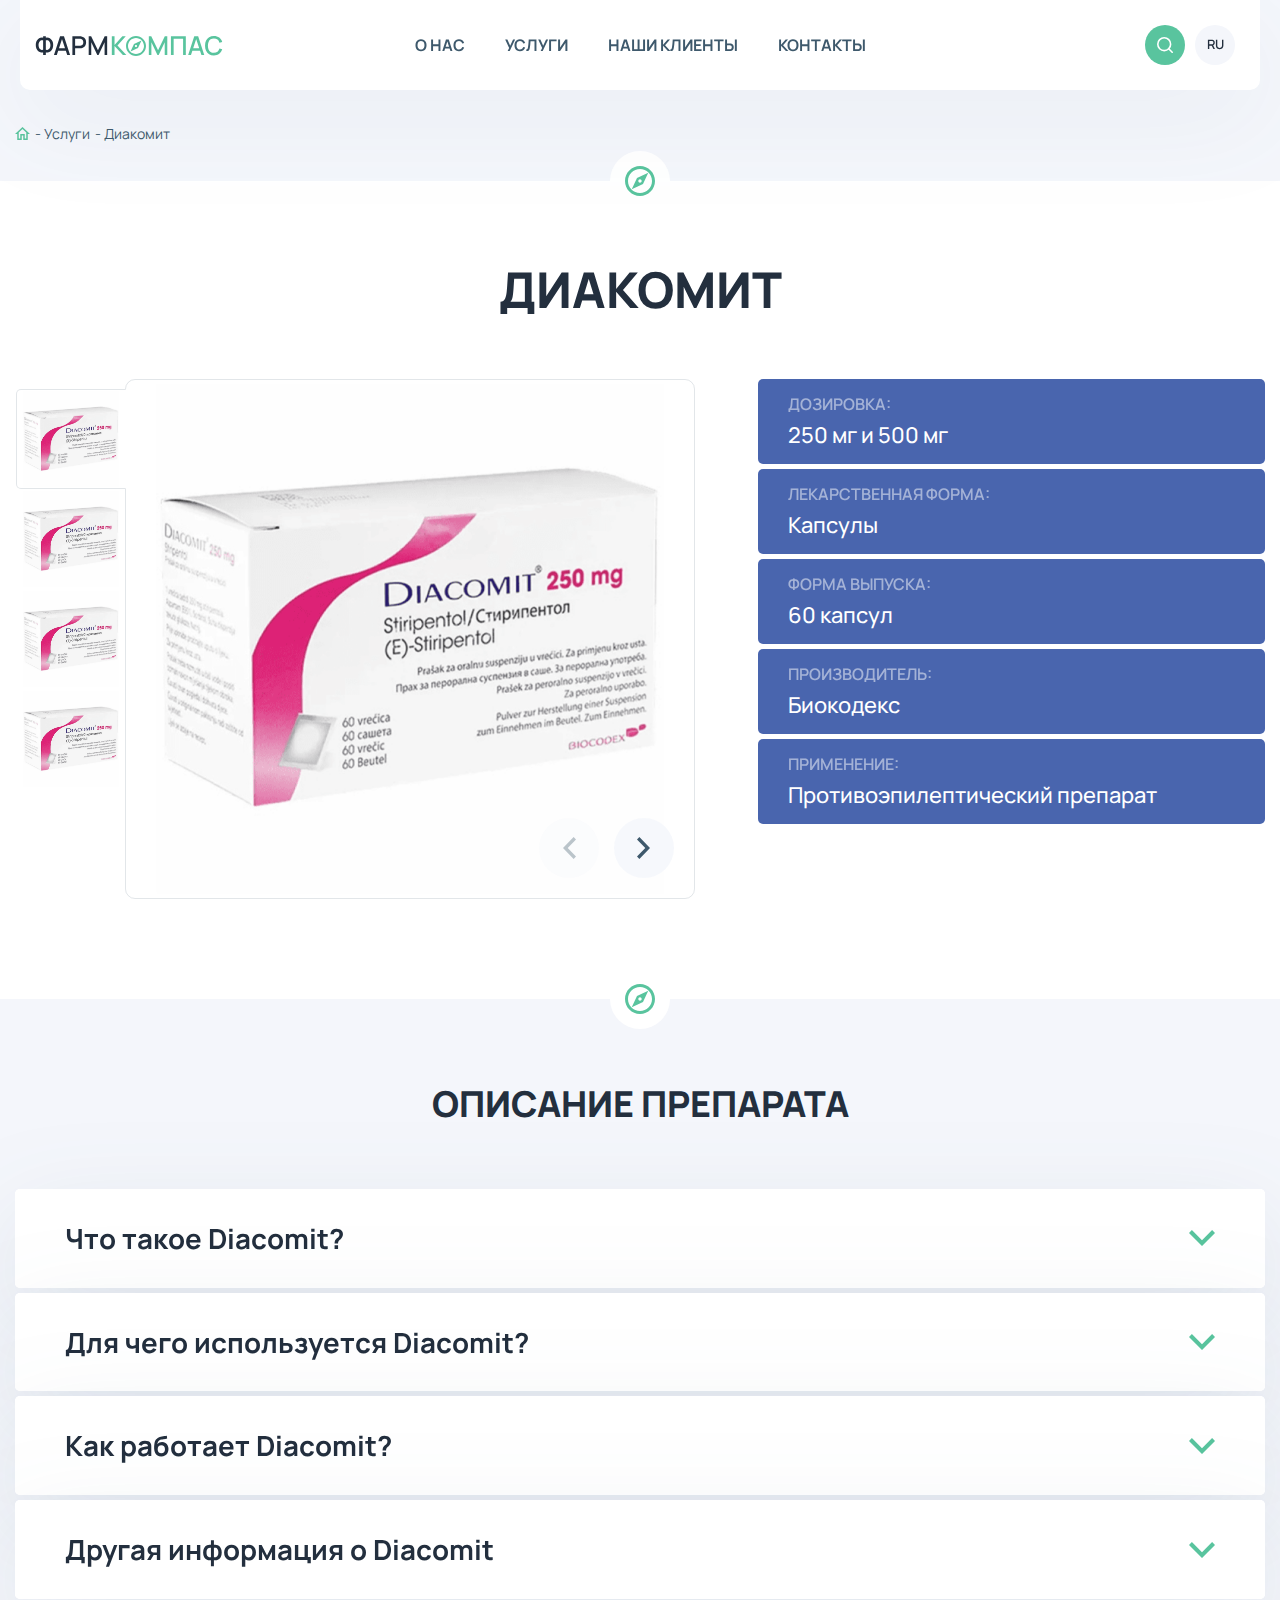
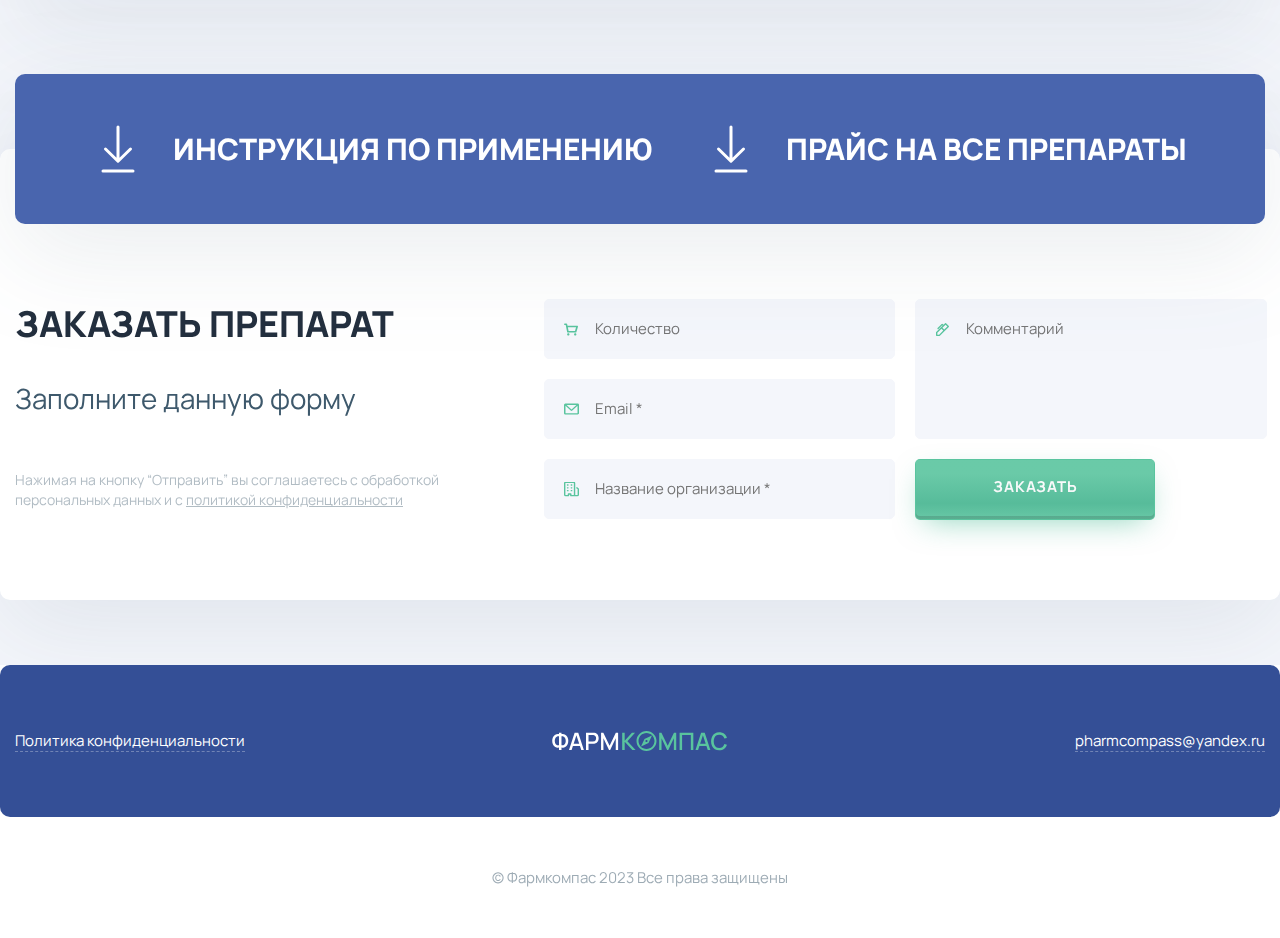
<file: html/product.html>
<!DOCTYPE html>
<html lang="ru">
<head>
    <meta charset="UTF-8">
    <meta name="viewport" content="width=device-width, initial-scale=1.0">
    <title>Диакомит</title>
    <link rel="stylesheet" href="https://cdn.jsdelivr.net/npm/swiper@10/swiper-bundle.min.css"/>
    <link rel="stylesheet" href="/css/bootstrap.css">
    <link rel="stylesheet" href="/css/main.css">
</head>

<body>
    
    <header class="header position-relative">
        <div class="header__content-wrap position-relative">
            <div class="container">
                <div class="d-flex justify-content-between align-items-center position-relative">
                    <a href="/index.html" class="logo">
                        <img src="/img/logo.svg" alt="Лого" width="189">
                    </a>
                    <nav class="menu position-absolute translate-middle-x d-none d-lg-block">
                        <ul class="d-flex">
                            <li><a href="#" class="menu__item-link text-decoration-none text-uppercase">О нас</a></li>
                            <li><a href="#" class="menu__item-link text-decoration-none text-uppercase">Услуги</a></li>
                            <li><a href="#" class="menu__item-link text-decoration-none text-uppercase">Наши клиенты</a></li>
                            <li><a href="#" class="menu__item-link text-decoration-none text-uppercase">Контакты</a></li>
                        </ul>
                    </nav>
                    <div class="header__btns d-flex">
                        <button class="header__search-btn rounded-circle border-0">
                            <img src="/img/search.svg" alt="">
                        </button>
                        <button class="header__translate-btn rounded-circle border-0">RU</button>
                        <button class="header__burger-btn rounded-circle border-0 d-lg-none" data-bs-toggle="collapse" data-bs-target="#mob-menu" aria-expanded="false" aria-controls="collapseExample">
                            <img src="/img/burger.svg" alt="" width="25">
                        </button>
                    </div>
                </div>
            </div>
        </div>
        <div class="breadcrumbs">
            <div class="container">
                <div class="d-flex align-items-center">
                    <a href="/index.html" class="breadcrumbs__link d-flex"><img src="/img/home.svg" alt=""></a>
                    <a href="#" class="breadcrumbs__link text-decoration-none">- Услуги</a>
                    <a href="#" class="breadcrumbs__link text-decoration-none">- Диакомит</a>
                </div>
            </div>
        </div>
        <div class="compass-icon position-absolute translate-middle d-flex align-items-center justify-content-center">
            <img src="/img/compass.svg" alt="">
        </div>
    </header>
    
    <div class="mob-popup collapse" id="mob-menu">
        <nav class="menu">
            <ul>
                <li><a href="#" class="menu__item-link text-decoration-none text-uppercase">О нас</a></li>
                <li><a href="#" class="menu__item-link text-decoration-none text-uppercase">Услуги</a></li>
                <li><a href="#" class="menu__item-link text-decoration-none text-uppercase">Наши клиенты</a></li>
                <li><a href="#" class="menu__item-link text-decoration-none text-uppercase">Контакты</a></li>
            </ul>
        </nav>
    </div>

    <main>
        <div class="product-slider position-relative">
            <div class="compass-icon position-absolute translate-middle d-flex align-items-center justify-content-center">
                <img src="/img/compass.svg" alt="">
            </div>

            <div class="container">
                <h1 class="product-slider__title title1">Диакомит</h1>
            
                <div class="row">
                    <div class="col-lg-7 d-flex justify-content-center justify-content-lg-start">
                        <div class="product-slider__thumbs swiper z-3">
                            <div class="swiper-wrapper">
                                <div class="product-slider__thumb swiper-slide">
                                    <img src="/img/diacomit1.png" alt="">
                                </div>
                                <div class="product-slider__thumb swiper-slide">
                                    <img src="/img/diacomit1.png" alt="">
                                </div>
                                <div class="product-slider__thumb swiper-slide">
                                    <img src="/img/diacomit1.png" alt="">
                                </div>
                                <div class="product-slider__thumb swiper-slide">
                                    <img src="/img/diacomit1.png" alt="">
                                </div>
                            </div>
                        </div>
                        <div class="product-slider__swiper swiper">
                            <div class="swiper-wrapper">
                                <div class="product-slider__slide swiper-slide">
                                    <img src="/img/diacomit1.png" alt="">
                                </div>
                                <div class="product-slider__slide swiper-slide">
                                    <img src="/img/diacomit1.png" alt="">
                                </div>
                                <div class="product-slider__slide swiper-slide">
                                    <img src="/img/diacomit1.png" alt="">
                                </div>
                                <div class="product-slider__slide swiper-slide">
                                    <img src="/img/diacomit1.png" alt="">
                                </div>
                            </div>
                            <div class="swiper-button-prev rounded-circle d-flex align-items-center justify-content-center">
                                <img src="/img/arrow.svg" alt="">
                            </div>
                            <div class="swiper-button-next rounded-circle d-flex align-items-center justify-content-center">
                                <img src="/img/arrow.svg" alt="">
                            </div>
                        </div>
                    </div>

                    <div class="col-lg-5">
                        <div class="product-slider__descr-block text-white">
                            <ul class="product-slider__descr-list">
                                <li class="product-slider__descr-item">
                                    <p class="text-uppercase">Дозировка:</p>
                                    <p>250 мг и 500 мг</p>
                                </li>
                                <li class="product-slider__descr-item">
                                    <p class="text-uppercase">Лекарственная форма:</p>
                                    <p>Капсулы</p>
                                </li>
                                <li class="product-slider__descr-item">
                                    <p class="text-uppercase">Форма выпуска:</p>
                                    <p>60 капсул</p>
                                </li>
                                <li class="product-slider__descr-item">
                                    <p class="text-uppercase">Производитель:</p>
                                    <p>Биокодекс</p>
                                </li>
                                <li class="product-slider__descr-item">
                                    <p class="text-uppercase">Применение:</p>
                                    <p>Противоэпилептический препарат</p>
                                </li>
                            </ul>
                        </div>
                    </div>
                </div>
            </div>
        </div>

        <div class="product-descr position-relative">
            <div class="compass-icon position-absolute translate-middle d-flex align-items-center justify-content-center">
                <img src="/img/compass.svg" alt="">
            </div>
            
            <div class="container">
                <h2 class="title2">Описание препарата</h2>

                <div class="product-descr__accordion accordion" id="productAccordion">
                    <div class="accordion-item">
                        <div class="accordion-header">
                            <button class="accordion-button collapsed" type="button" data-bs-toggle="collapse" data-bs-target="#collapseOne" aria-expanded="true" aria-controls="collapseOne">
                                Что такое Diacomit?
                            </button>
                        </div>
                        <div id="collapseOne" class="accordion-collapse collapse" data-bs-parent="#productAccordion">
                            <div class="product-descr__accordion-body accordion-body">
                                <p>Diacomit является противоэпилептическим препаратом. Он показан детям с очень редкой формой эпилепсии, называемой «тяжелой миоклонической эпилепсией детства» (EMSI), также известной как синдром Драве. Этот тип эпилепсии поражает маленьких детей.</p>
                                <p>Диакомит показан в качестве дополнительной терапии клобазамом и вальпроатом (другими противоэпилептическими препаратами) при лечении тонико-клонических приступов (наиболее серьезных кризисов, при которых наблюдается потеря сознания), которые нельзя адекватно контролировать с помощью клобазама и вальпроата.</p>
                            </div>
                        </div>
                    </div>
                    <div class="accordion-item">
                        <div class="accordion-header">
                            <button class="accordion-button collapsed" type="button" data-bs-toggle="collapse" data-bs-target="#collapseTwo" aria-expanded="true" aria-controls="collapseTwo">
                                Для чего используется Diacomit?
                            </button>
                        </div>
                        <div id="collapseTwo" class="accordion-collapse collapse" data-bs-parent="#productAccordion">
                            <div class="product-descr__accordion-body accordion-body">
                                <p>Diacomit является противоэпилептическим препаратом. Он показан детям с очень редкой формой эпилепсии, называемой «тяжелой миоклонической эпилепсией детства» (EMSI), также известной как синдром Драве. Этот тип эпилепсии поражает маленьких детей.</p>
                                <p>Диакомит показан в качестве дополнительной терапии клобазамом и вальпроатом (другими противоэпилептическими препаратами) при лечении тонико-клонических приступов (наиболее серьезных кризисов, при которых наблюдается потеря сознания), которые нельзя адекватно контролировать с помощью клобазама и вальпроата.</p>
                            </div>
                        </div>
                    </div>
                    <div class="accordion-item">
                        <div class="accordion-header">
                            <button class="accordion-button collapsed" type="button" data-bs-toggle="collapse" data-bs-target="#collapseThree" aria-expanded="true" aria-controls="collapseThree">
                                Как работает Diacomit?
                            </button>
                        </div>
                        <div id="collapseThree" class="accordion-collapse collapse" data-bs-parent="#productAccordion">
                            <div class="product-descr__accordion-body accordion-body">
                                <p>Diacomit является противоэпилептическим препаратом. Он показан детям с очень редкой формой эпилепсии, называемой «тяжелой миоклонической эпилепсией детства» (EMSI), также известной как синдром Драве. Этот тип эпилепсии поражает маленьких детей.</p>
                                <p>Диакомит показан в качестве дополнительной терапии клобазамом и вальпроатом (другими противоэпилептическими препаратами) при лечении тонико-клонических приступов (наиболее серьезных кризисов, при которых наблюдается потеря сознания), которые нельзя адекватно контролировать с помощью клобазама и вальпроата.</p>
                            </div>
                        </div>
                    </div>
                    <div class="accordion-item">
                        <div class="accordion-header">
                            <button class="accordion-button collapsed" type="button" data-bs-toggle="collapse" data-bs-target="#collapseFour" aria-expanded="true" aria-controls="collapseFour">
                                Другая информация о Diacomit
                            </button>
                        </div>
                        <div id="collapseFour" class="accordion-collapse collapse" data-bs-parent="#productAccordion">
                            <div class="product-descr__accordion-body accordion-body">
                                <p>Diacomit является противоэпилептическим препаратом. Он показан детям с очень редкой формой эпилепсии, называемой «тяжелой миоклонической эпилепсией детства» (EMSI), также известной как синдром Драве. Этот тип эпилепсии поражает маленьких детей.</p>
                                <p>Диакомит показан в качестве дополнительной терапии клобазамом и вальпроатом (другими противоэпилептическими препаратами) при лечении тонико-клонических приступов (наиболее серьезных кризисов, при которых наблюдается потеря сознания), которые нельзя адекватно контролировать с помощью клобазама и вальпроата.</p>
                            </div>
                        </div>
                    </div>
                </div>

                <div class="text-on-die d-flex align-items-center position-relative flex-column flex-lg-row">
                    <img src="/img/download.svg" alt="" class="text-on-die__icon">
                    <a href="#" class="text-white text-uppercase"><span>Инструкция по применению</span></a>
                    <img src="/img/download.svg" alt="" class="text-on-die__icon">
                    <a href="#" class="text-white text-uppercase"><span>Прайс на все препараты</span></a>
                </div>
            </div>
        </div>

        <div class="contact-form position-relative z-3">
            <div class="contact-form__content-wrap overflow-hidden position-relative">
                <img src="/img/compass.svg" alt="" class="contact-form__img position-absolute" width="260">
                <div class="container">
                    <div class="row">
                        <div class="col-lg-5 d-flex flex-column">
                            <h2 class="contact-form__title title2 text-start">Заказать препарат</h2>
                            <p class="text1 text-start">Заполните данную форму</p>
                            <p class="contact-form__agree-text">Нажимая на кнопку “Отправить” вы соглашаетесь с обработкой персональных данных и с <a href="#">политикой конфиденциальности</a></p>
                        </div>
    
                        <div class="col-lg-7">
                            <form action="">
                                <div class="row">
                                    <div class="contact-form__col col-sm-6 d-flex flex-column">
                                        <div class="contact-form__field position-relative _quantity">
                                            <input type="text" placeholder="Количество">
                                        </div>
                                        <div class="contact-form__field position-relative _email">
                                            <input type="email" placeholder="Email *">
                                        </div>
                                        <div class="contact-form__field position-relative _organiz">
                                            <input type="text" placeholder="Название организации *">
                                        </div>
                                    </div>
                                    <div class="contact-form__col col-sm-6 d-flex flex-column">
                                        <div class="contact-form__field position-relative _message">
                                            <textarea placeholder="Комментарий"></textarea>
                                        </div>
                                        <button type="submit" class="contact-form__btn btn text-uppercase">Заказать</button>
                                    </div>
                                </div>
                            </form>
                        </div>
                    </div>
                </div>
            </div>
        </div>
    </main>

    <footer class="footer">
        <div class="footer__die position-relative z-3">
            <div class="container">
                <div class="d-flex align-items-center justify-content-between flex-column flex-lg-row position-relative">
                    <a href="#" class="footer__link text-white text-decoration-none">Политика конфиденциальности</a>
                    <a href="/index.html" class="logo position-absolute translate-middle-x">
                        <svg width="177" height="33" fill="none" xmlns="http://www.w3.org/2000/svg"><path d="M107.68 26V8.72h2.268l6.264 12.996L122.44 8.72h2.292v17.268h-2.376v-11.82L116.776 26h-1.14l-5.592-11.832V26h-2.364Zm20.414 0V8.72h13.74V26h-2.508V11.084h-8.724V26h-2.508Zm15.909 0 5.616-17.28h3.612L158.847 26h-2.604l-5.172-15.768h.648L146.607 26h-2.604Zm2.916-3.9v-2.352h9.024V22.1h-9.024Zm20.825 4.26c-1.728 0-3.2-.376-4.416-1.128-1.216-.76-2.148-1.816-2.796-3.168-.64-1.352-.96-2.92-.96-4.704 0-1.784.32-3.352.96-4.704.648-1.352 1.58-2.404 2.796-3.156 1.216-.76 2.688-1.14 4.416-1.14 1.992 0 3.64.504 4.944 1.512 1.312 1.008 2.224 2.364 2.736 4.068l-2.544.684c-.336-1.208-.936-2.156-1.8-2.844-.856-.688-1.968-1.032-3.336-1.032-1.224 0-2.244.276-3.06.828-.816.552-1.432 1.324-1.848 2.316-.408.992-.612 2.148-.612 3.468-.008 1.32.192 2.476.6 3.468.416.992 1.032 1.764 1.848 2.316.824.552 1.848.828 3.072.828 1.368 0 2.48-.344 3.336-1.032.864-.696 1.464-1.644 1.8-2.844l2.544.684c-.512 1.704-1.424 3.06-2.736 4.068-1.304 1.008-2.952 1.512-4.944 1.512ZM95 7c-5.52 0-10 4.48-10 10s4.48 10 10 10 10-4.48 10-10-4.48-10-10-10Zm0 18c-4.41 0-8-3.59-8-8s3.59-8 8-8 8 3.59 8 8-3.59 8-8 8Zm-5.5-2.5 7.51-3.49 3.49-7.51-7.51 3.49-3.49 7.51Zm5.5-6.6c.61 0 1.1.49 1.1 1.1 0 .61-.49 1.1-1.1 1.1-.61 0-1.1-.49-1.1-1.1 0-.61.49-1.1 1.1-1.1ZM70.68 26V8.72h2.508v8.064l7.236-8.064h3.12L75.9 17.156 84.108 26h-3.216l-7.704-8.256V26H70.68Z" fill="#59C49E"/><path d="M7.5 26v-2.412a5.83 5.83 0 0 1-2.556-.108 5.344 5.344 0 0 1-2.172-1.2c-.632-.576-1.132-1.32-1.5-2.232-.368-.912-.552-1.976-.552-3.192 0-1.224.184-2.292.552-3.204.368-.92.868-1.672 1.5-2.256a5.397 5.397 0 0 1 2.172-1.224A5.598 5.598 0 0 1 7.5 10.04V8.72h2.496v1.32a5.54 5.54 0 0 1 2.544.132c.816.232 1.54.64 2.172 1.224.64.584 1.144 1.336 1.512 2.256.376.912.564 1.98.564 3.204 0 1.216-.188 2.28-.564 3.192-.368.912-.872 1.656-1.512 2.232a5.243 5.243 0 0 1-2.172 1.2 5.77 5.77 0 0 1-2.544.108V26H7.5Zm0-4.74v-8.928c-.72-.112-1.348-.064-1.884.144a3.046 3.046 0 0 0-1.308.972c-.344.432-.6.944-.768 1.536a6.743 6.743 0 0 0-.252 1.872c0 .656.084 1.276.252 1.86a4.23 4.23 0 0 0 .768 1.5c.344.416.78.72 1.308.912.536.192 1.164.236 1.884.132Zm2.496 0c.72.104 1.344.06 1.872-.132a2.987 2.987 0 0 0 1.308-.912c.352-.416.612-.908.78-1.476a6.208 6.208 0 0 0 .264-1.824 6.45 6.45 0 0 0-.264-1.848 4.47 4.47 0 0 0-.78-1.56 3.062 3.062 0 0 0-1.308-1.008c-.528-.224-1.152-.28-1.872-.168v8.928ZM17.519 26l5.616-17.28h3.612L32.363 26H29.76l-5.172-15.768h.648L20.123 26H17.52Zm2.916-3.9v-2.352h9.024V22.1h-9.024Zm14.08 3.9V8.72H41.5c.168 0 .376.008.624.024.248.008.484.032.708.072.96.152 1.76.48 2.4.984a4.632 4.632 0 0 1 1.452 1.908c.32.768.48 1.616.48 2.544 0 .936-.16 1.788-.48 2.556a4.632 4.632 0 0 1-1.452 1.908c-.64.504-1.44.832-2.4.984a9.13 9.13 0 0 1-.72.072 9.857 9.857 0 0 1-.612.024h-4.476V26h-2.508Zm2.509-8.58h4.38c.16 0 .336-.008.528-.024.2-.016.388-.044.564-.084.512-.12.924-.34 1.236-.66.312-.328.536-.704.672-1.128a4.032 4.032 0 0 0 0-2.532 2.806 2.806 0 0 0-.672-1.116c-.312-.328-.724-.552-1.236-.672a3.072 3.072 0 0 0-.564-.096 6.398 6.398 0 0 0-.528-.024h-4.38v6.336ZM49.563 26V8.72h2.268l6.264 12.996L64.323 8.72h2.292v17.268h-2.376v-11.82L58.659 26h-1.14l-5.592-11.832V26h-2.364Z" fill="#fff"/></svg>
                    </a>
                    <a href="mailto:pharmcompass@yandex.ru" class="footer__link text-white text-decoration-none">pharmcompass@yandex.ru</a>
                </div>
            </div>
        </div>
        <div class="footer__copy">
            <div class="container">
                <p class="text-center">© Фармкомпас 2023 Все права защищены</p>
            </div>
        </div>
    </footer>

    <script src="https://cdn.jsdelivr.net/npm/swiper@10/swiper-bundle.min.js"></script>
    <script src="/js/bootstrap.min.js"></script>
    <script src="/js/script.js"></script>
</body>
</html>
</file>
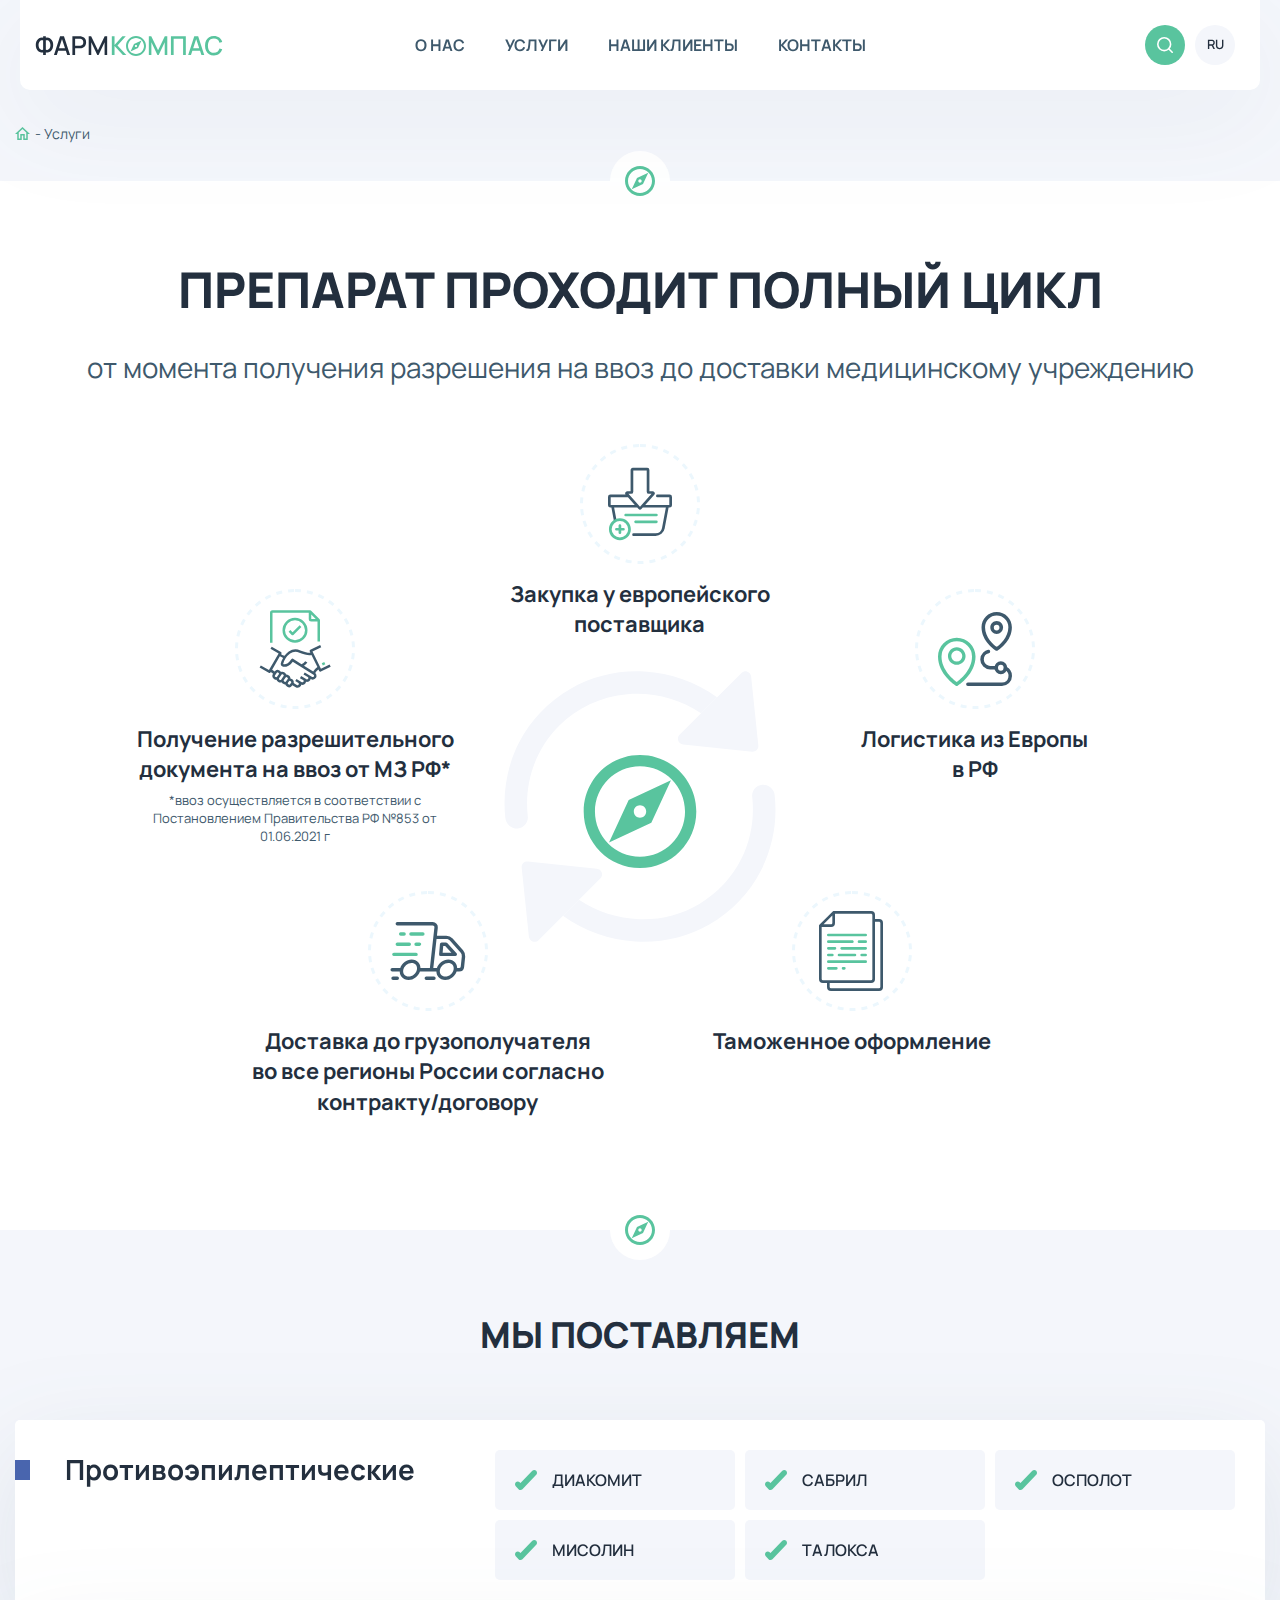
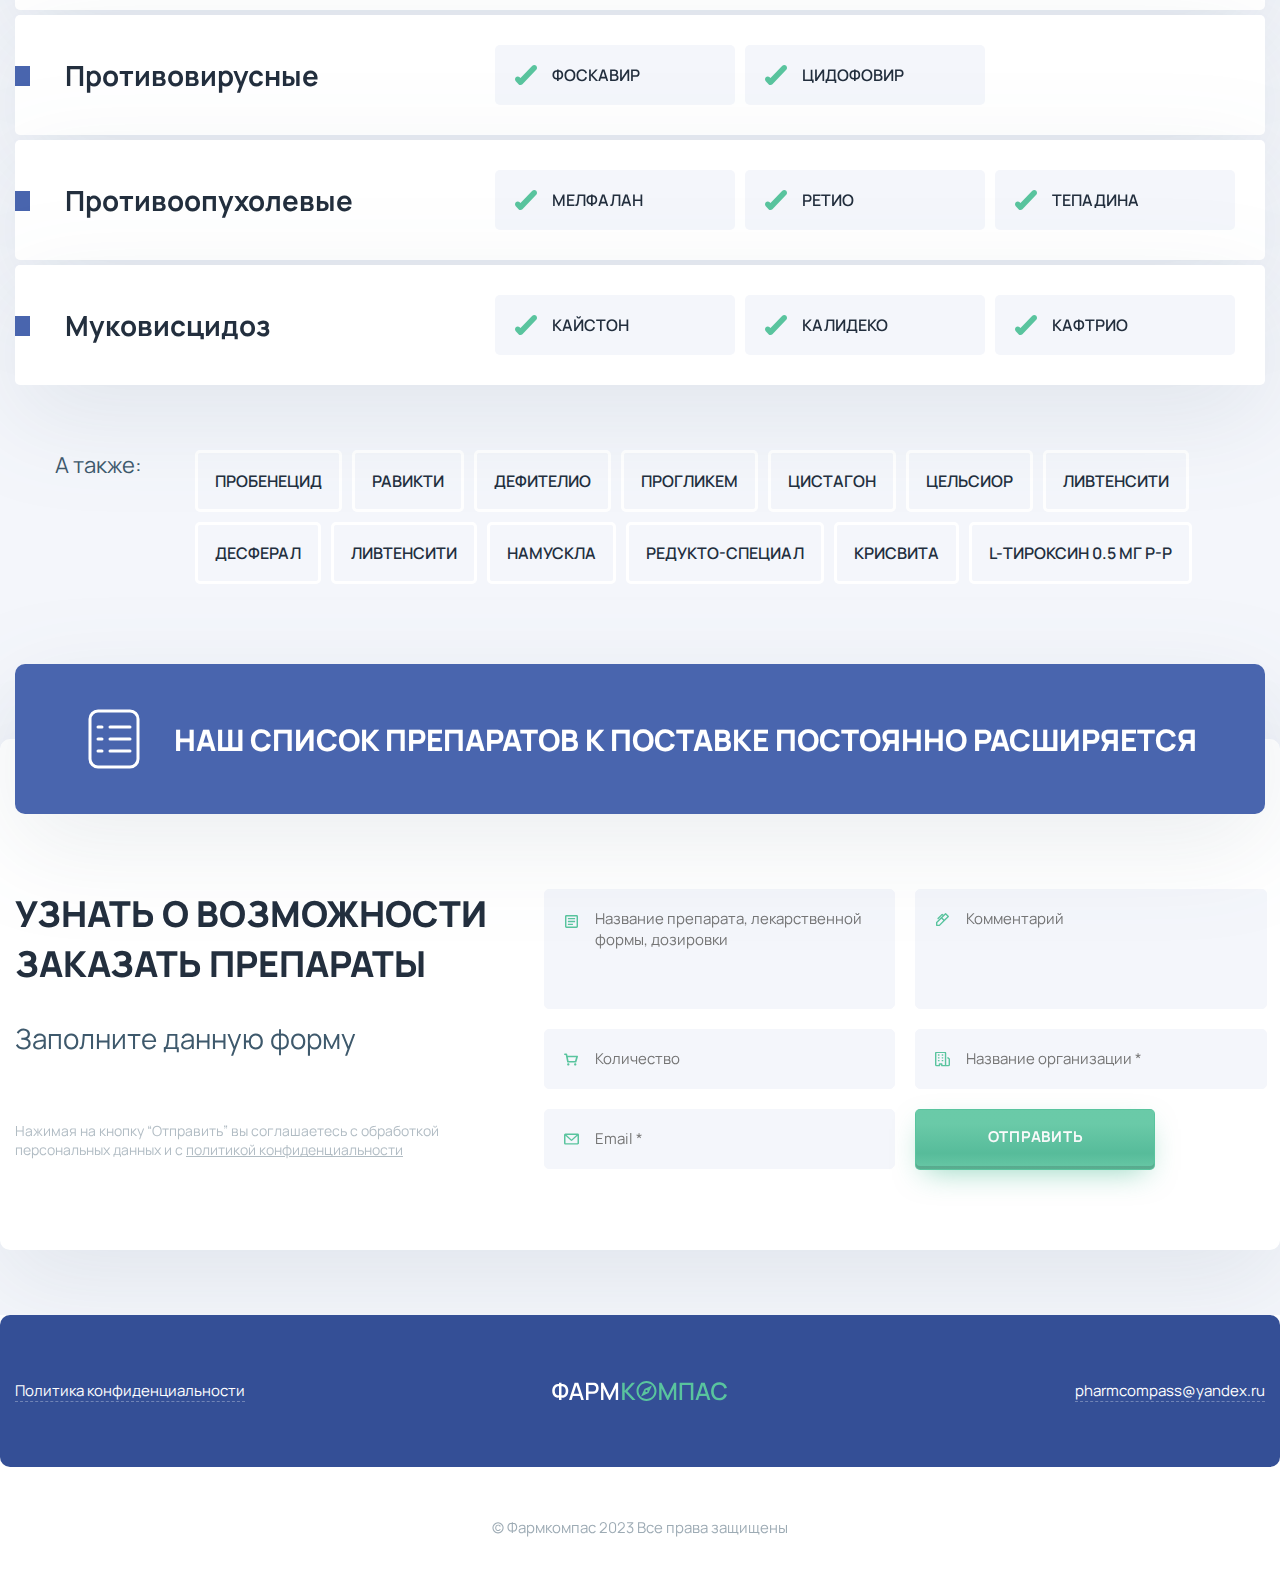
<file: html/services.html>
<!DOCTYPE html>
<html lang="ru">
<head>
    <meta charset="UTF-8">
    <meta name="viewport" content="width=device-width, initial-scale=1.0">
    <title>Услуги</title>
    <link rel="stylesheet" href="/css/bootstrap.css">
    <link rel="stylesheet" href="/css/main.css">
</head>

<body>
    
    <header class="header position-relative">
        <div class="header__content-wrap position-relative">
            <div class="container">
                <div class="d-flex justify-content-between align-items-center position-relative">
                    <a href="/index.html" class="logo">
                        <img src="/img/logo.svg" alt="Лого" width="189">
                    </a>
                    <nav class="menu position-absolute translate-middle-x d-none d-lg-block">
                        <ul class="d-flex">
                            <li><a href="#" class="menu__item-link text-decoration-none text-uppercase">О нас</a></li>
                            <li><a href="#" class="menu__item-link text-decoration-none text-uppercase">Услуги</a></li>
                            <li><a href="#" class="menu__item-link text-decoration-none text-uppercase">Наши клиенты</a></li>
                            <li><a href="#" class="menu__item-link text-decoration-none text-uppercase">Контакты</a></li>
                        </ul>
                    </nav>
                    <div class="header__btns d-flex">
                        <button class="header__search-btn rounded-circle border-0">
                            <img src="/img/search.svg" alt="">
                        </button>
                        <button class="header__translate-btn rounded-circle border-0">RU</button>
                        <button class="header__burger-btn rounded-circle border-0 d-lg-none" data-bs-toggle="collapse" data-bs-target="#mob-menu" aria-expanded="false" aria-controls="collapseExample">
                            <img src="/img/burger.svg" alt="" width="25">
                        </button>
                    </div>
                </div>
            </div>
        </div>
        <div class="breadcrumbs">
            <div class="container">
                <div class="d-flex align-items-center">
                    <a href="/index.html" class="breadcrumbs__link d-flex"><img src="/img/home.svg" alt=""></a>
                    <a href="#" class="breadcrumbs__link text-decoration-none">- Услуги</a>
                </div>
            </div>
        </div>
        <div class="compass-icon position-absolute translate-middle d-flex align-items-center justify-content-center">
            <img src="/img/compass.svg" alt="">
        </div>
    </header>
    
    <div class="mob-popup collapse" id="mob-menu">
        <nav class="menu">
            <ul>
                <li><a href="#" class="menu__item-link text-decoration-none text-uppercase">О нас</a></li>
                <li><a href="#" class="menu__item-link text-decoration-none text-uppercase">Услуги</a></li>
                <li><a href="#" class="menu__item-link text-decoration-none text-uppercase">Наши клиенты</a></li>
                <li><a href="#" class="menu__item-link text-decoration-none text-uppercase">Контакты</a></li>
            </ul>
        </nav>
    </div>

    <main>
        <div class="cycle position-relative">
            <div class="compass-icon position-absolute translate-middle d-flex align-items-center justify-content-center">
                <img src="/img/compass.svg" alt="">
            </div>

            <div class="container">
                <h1 class="cycle__title title1">Препарат проходит полный цикл</h1>
                <p class="text1">от момента получения разрешения на ввоз до доставки медицинскому учреждению</p>

                <ul class="cycle__list row position-relative">
                    <img src="/img/arrow-cycle.svg" alt="" class="cycle__img position-absolute translate-middle">
                    <li class="cycle__col col-lg-4">
                        <div class="cycle__list-item d-flex align-items-center flex-column text-center">
                            <img src="/img/document.svg" alt="">
                            <p class="cycle__item-text">Получение разрешительного документа на ввоз от МЗ РФ*</p>
                            <p class="cycle__item-postscript">*ввоз осуществляется в соответствии с Постановлением Правительства РФ №853 от 01.06.2021 г</p>
                        </div>
                    </li>
                    <li class="cycle__col col-lg-4">
                        <div class="cycle__list-item d-flex align-items-center flex-column text-center">
                            <img src="/img/purchase.svg" alt="">
                            <p class="cycle__item-text">Закупка у европейского<br> поставщика</p>
                        </div>
                    </li>
                    <li class="cycle__col col-lg-4">
                        <div class="cycle__list-item d-flex align-items-center flex-column text-center">
                            <img src="/img/logistics.svg" alt="">
                            <p class="cycle__item-text">Логистика из Европы<br> в РФ</p>
                        </div>
                    </li>
                    <li class="cycle__col col-lg-4 offset-lg-2">
                        <div class="cycle__list-item d-flex align-items-center flex-column text-center">
                            <img src="/img/delivery.svg" alt="">
                            <p class="cycle__item-text">Доставка до грузополучателя<br> во все регионы России согласно контракту/договору</p>
                        </div>
                    </li>
                    <li class="cycle__col col-lg-4">
                        <div class="cycle__list-item d-flex align-items-center flex-column text-center">
                            <img src="/img/clearance.svg" alt="">
                            <p class="cycle__item-text">Таможенное оформление</p>
                        </div>
                    </li>
                </ul>
            </div>
        </div>

        <div class="deliveries position-relative">
            <div class="compass-icon position-absolute translate-middle d-flex align-items-center justify-content-center">
                <img src="/img/compass.svg" alt="">
            </div>

            <div class="container">
                <h2 class="title2">Мы поставляем</h2>

                <div class="deliveries__medicines-table">
                    <div class="deliveries__table-row align-items-center align-items-lg-start flex-column flex-sm-row">
                        <p class="deliveries__row-title">Противоэпилептические</p>
                        <div class="deliveries__row-items-wrap d-flex flex-wrap">
                            <div class="deliveries__row-item d-flex align-items-center">
                                <svg xmlns="http://www.w3.org/2000/svg" width="22" height="20" fill="none"><path d="M17.325.803 5.483 13.091l-.808-.838a2.706 2.706 0 0 0-1.94-.804 2.71 2.71 0 0 0-1.927.838 2.917 2.917 0 0 0-.808 2A2.92 2.92 0 0 0 .774 16.3l2.759 2.862a2.709 2.709 0 0 0 1.95.838c.732 0 1.433-.301 1.95-.838L21.226 4.851c.502-.54.78-1.263.774-2.014a2.917 2.917 0 0 0-.808-1.999A2.71 2.71 0 0 0 19.265 0a2.706 2.706 0 0 0-1.94.803Z"/></svg>
                                <p>Диакомит</p>
                            </div>
                            <div class="deliveries__row-item d-flex align-items-center">
                                <svg xmlns="http://www.w3.org/2000/svg" width="22" height="20" fill="none"><path d="M17.325.803 5.483 13.091l-.808-.838a2.706 2.706 0 0 0-1.94-.804 2.71 2.71 0 0 0-1.927.838 2.917 2.917 0 0 0-.808 2A2.92 2.92 0 0 0 .774 16.3l2.759 2.862a2.709 2.709 0 0 0 1.95.838c.732 0 1.433-.301 1.95-.838L21.226 4.851c.502-.54.78-1.263.774-2.014a2.917 2.917 0 0 0-.808-1.999A2.71 2.71 0 0 0 19.265 0a2.706 2.706 0 0 0-1.94.803Z"/></svg>
                                <p>Сабрил</p>
                            </div>
                            <div class="deliveries__row-item d-flex align-items-center">
                                <svg xmlns="http://www.w3.org/2000/svg" width="22" height="20" fill="none"><path d="M17.325.803 5.483 13.091l-.808-.838a2.706 2.706 0 0 0-1.94-.804 2.71 2.71 0 0 0-1.927.838 2.917 2.917 0 0 0-.808 2A2.92 2.92 0 0 0 .774 16.3l2.759 2.862a2.709 2.709 0 0 0 1.95.838c.732 0 1.433-.301 1.95-.838L21.226 4.851c.502-.54.78-1.263.774-2.014a2.917 2.917 0 0 0-.808-1.999A2.71 2.71 0 0 0 19.265 0a2.706 2.706 0 0 0-1.94.803Z"/></svg>
                                <p>Осполот</p>
                            </div>
                            <div class="deliveries__row-item d-flex align-items-center">
                                <svg xmlns="http://www.w3.org/2000/svg" width="22" height="20" fill="none"><path d="M17.325.803 5.483 13.091l-.808-.838a2.706 2.706 0 0 0-1.94-.804 2.71 2.71 0 0 0-1.927.838 2.917 2.917 0 0 0-.808 2A2.92 2.92 0 0 0 .774 16.3l2.759 2.862a2.709 2.709 0 0 0 1.95.838c.732 0 1.433-.301 1.95-.838L21.226 4.851c.502-.54.78-1.263.774-2.014a2.917 2.917 0 0 0-.808-1.999A2.71 2.71 0 0 0 19.265 0a2.706 2.706 0 0 0-1.94.803Z"/></svg>
                                <p>Мисолин</p>
                            </div>
                            <div class="deliveries__row-item d-flex align-items-center">
                                <svg xmlns="http://www.w3.org/2000/svg" width="22" height="20" fill="none"><path d="M17.325.803 5.483 13.091l-.808-.838a2.706 2.706 0 0 0-1.94-.804 2.71 2.71 0 0 0-1.927.838 2.917 2.917 0 0 0-.808 2A2.92 2.92 0 0 0 .774 16.3l2.759 2.862a2.709 2.709 0 0 0 1.95.838c.732 0 1.433-.301 1.95-.838L21.226 4.851c.502-.54.78-1.263.774-2.014a2.917 2.917 0 0 0-.808-1.999A2.71 2.71 0 0 0 19.265 0a2.706 2.706 0 0 0-1.94.803Z"/></svg>
                                <p>Талокса</p>
                            </div>
                        </div>
                    </div>
                    <div class="deliveries__table-row align-items-center flex-column flex-sm-row">
                        <p class="deliveries__row-title">Противовирусные</p>
                        <div class="deliveries__row-items-wrap d-flex flex-wrap">
                            <div class="deliveries__row-item d-flex align-items-center">
                                <svg xmlns="http://www.w3.org/2000/svg" width="22" height="20" fill="none"><path d="M17.325.803 5.483 13.091l-.808-.838a2.706 2.706 0 0 0-1.94-.804 2.71 2.71 0 0 0-1.927.838 2.917 2.917 0 0 0-.808 2A2.92 2.92 0 0 0 .774 16.3l2.759 2.862a2.709 2.709 0 0 0 1.95.838c.732 0 1.433-.301 1.95-.838L21.226 4.851c.502-.54.78-1.263.774-2.014a2.917 2.917 0 0 0-.808-1.999A2.71 2.71 0 0 0 19.265 0a2.706 2.706 0 0 0-1.94.803Z"/></svg>
                                <p>Фоскавир</p>
                            </div>
                            <div class="deliveries__row-item d-flex align-items-center">
                                <svg xmlns="http://www.w3.org/2000/svg" width="22" height="20" fill="none"><path d="M17.325.803 5.483 13.091l-.808-.838a2.706 2.706 0 0 0-1.94-.804 2.71 2.71 0 0 0-1.927.838 2.917 2.917 0 0 0-.808 2A2.92 2.92 0 0 0 .774 16.3l2.759 2.862a2.709 2.709 0 0 0 1.95.838c.732 0 1.433-.301 1.95-.838L21.226 4.851c.502-.54.78-1.263.774-2.014a2.917 2.917 0 0 0-.808-1.999A2.71 2.71 0 0 0 19.265 0a2.706 2.706 0 0 0-1.94.803Z"/></svg>
                                <p>Цидофовир</p>
                            </div>
                        </div>
                    </div>
                    <div class="deliveries__table-row align-items-center flex-column flex-sm-row">
                        <p class="deliveries__row-title">Противоопухолевые</p>
                        <div class="deliveries__row-items-wrap d-flex flex-wrap">
                            <div class="deliveries__row-item d-flex align-items-center">
                                <svg xmlns="http://www.w3.org/2000/svg" width="22" height="20" fill="none"><path d="M17.325.803 5.483 13.091l-.808-.838a2.706 2.706 0 0 0-1.94-.804 2.71 2.71 0 0 0-1.927.838 2.917 2.917 0 0 0-.808 2A2.92 2.92 0 0 0 .774 16.3l2.759 2.862a2.709 2.709 0 0 0 1.95.838c.732 0 1.433-.301 1.95-.838L21.226 4.851c.502-.54.78-1.263.774-2.014a2.917 2.917 0 0 0-.808-1.999A2.71 2.71 0 0 0 19.265 0a2.706 2.706 0 0 0-1.94.803Z"/></svg>
                                <p>Мелфалан</p>
                            </div>
                            <div class="deliveries__row-item d-flex align-items-center">
                                <svg xmlns="http://www.w3.org/2000/svg" width="22" height="20" fill="none"><path d="M17.325.803 5.483 13.091l-.808-.838a2.706 2.706 0 0 0-1.94-.804 2.71 2.71 0 0 0-1.927.838 2.917 2.917 0 0 0-.808 2A2.92 2.92 0 0 0 .774 16.3l2.759 2.862a2.709 2.709 0 0 0 1.95.838c.732 0 1.433-.301 1.95-.838L21.226 4.851c.502-.54.78-1.263.774-2.014a2.917 2.917 0 0 0-.808-1.999A2.71 2.71 0 0 0 19.265 0a2.706 2.706 0 0 0-1.94.803Z"/></svg>
                                <p>Ретио</p>
                            </div>
                            <div class="deliveries__row-item d-flex align-items-center">
                                <svg xmlns="http://www.w3.org/2000/svg" width="22" height="20" fill="none"><path d="M17.325.803 5.483 13.091l-.808-.838a2.706 2.706 0 0 0-1.94-.804 2.71 2.71 0 0 0-1.927.838 2.917 2.917 0 0 0-.808 2A2.92 2.92 0 0 0 .774 16.3l2.759 2.862a2.709 2.709 0 0 0 1.95.838c.732 0 1.433-.301 1.95-.838L21.226 4.851c.502-.54.78-1.263.774-2.014a2.917 2.917 0 0 0-.808-1.999A2.71 2.71 0 0 0 19.265 0a2.706 2.706 0 0 0-1.94.803Z"/></svg>
                                <p>Тепадина</p>
                            </div>
                        </div>
                    </div>
                    <div class="deliveries__table-row align-items-center flex-column flex-sm-row">
                        <p class="deliveries__row-title">Муковисцидоз</p>
                        <div class="deliveries__row-items-wrap d-flex flex-wrap">
                            <div class="deliveries__row-item d-flex align-items-center">
                                <svg xmlns="http://www.w3.org/2000/svg" width="22" height="20" fill="none"><path d="M17.325.803 5.483 13.091l-.808-.838a2.706 2.706 0 0 0-1.94-.804 2.71 2.71 0 0 0-1.927.838 2.917 2.917 0 0 0-.808 2A2.92 2.92 0 0 0 .774 16.3l2.759 2.862a2.709 2.709 0 0 0 1.95.838c.732 0 1.433-.301 1.95-.838L21.226 4.851c.502-.54.78-1.263.774-2.014a2.917 2.917 0 0 0-.808-1.999A2.71 2.71 0 0 0 19.265 0a2.706 2.706 0 0 0-1.94.803Z"/></svg>
                                <p>Кайстон</p>
                            </div>
                            <div class="deliveries__row-item d-flex align-items-center">
                                <svg xmlns="http://www.w3.org/2000/svg" width="22" height="20" fill="none"><path d="M17.325.803 5.483 13.091l-.808-.838a2.706 2.706 0 0 0-1.94-.804 2.71 2.71 0 0 0-1.927.838 2.917 2.917 0 0 0-.808 2A2.92 2.92 0 0 0 .774 16.3l2.759 2.862a2.709 2.709 0 0 0 1.95.838c.732 0 1.433-.301 1.95-.838L21.226 4.851c.502-.54.78-1.263.774-2.014a2.917 2.917 0 0 0-.808-1.999A2.71 2.71 0 0 0 19.265 0a2.706 2.706 0 0 0-1.94.803Z"/></svg>
                                <p>Калидеко</p>
                            </div>
                            <div class="deliveries__row-item d-flex align-items-center">
                                <svg xmlns="http://www.w3.org/2000/svg" width="22" height="20" fill="none"><path d="M17.325.803 5.483 13.091l-.808-.838a2.706 2.706 0 0 0-1.94-.804 2.71 2.71 0 0 0-1.927.838 2.917 2.917 0 0 0-.808 2A2.92 2.92 0 0 0 .774 16.3l2.759 2.862a2.709 2.709 0 0 0 1.95.838c.732 0 1.433-.301 1.95-.838L21.226 4.851c.502-.54.78-1.263.774-2.014a2.917 2.917 0 0 0-.808-1.999A2.71 2.71 0 0 0 19.265 0a2.706 2.706 0 0 0-1.94.803Z"/></svg>
                                <p>Кафтрио</p>
                            </div>
                        </div>
                    </div>
                </div>

                <div class="deliveries__addit-medicines addit-medicines d-flex justify-content-between flex-column flex-sm-row">
                    <p>А также:</p>
                    <ul class="addit-medicines__list d-flex flex-wrap">
                        <li class="addit-medicines__list-item"><p>Пробенецид</p></li>
                        <li class="addit-medicines__list-item"><p>Равикти</p></li>
                        <li class="addit-medicines__list-item"><p>Дефителио</p></li>
                        <li class="addit-medicines__list-item"><p>Прогликем</p></li>
                        <li class="addit-medicines__list-item"><p>Цистагон</p></li>
                        <li class="addit-medicines__list-item"><p>Цельсиор</p></li>
                        <li class="addit-medicines__list-item"><p>Ливтенсити</p></li>
                        <li class="addit-medicines__list-item"><p>Десферал</p></li>
                        <li class="addit-medicines__list-item"><p>Ливтенсити</p></li>
                        <li class="addit-medicines__list-item"><p>Намускла</p></li>
                        <li class="addit-medicines__list-item"><p>Редукто-специал</p></li>
                        <li class="addit-medicines__list-item"><p>Крисвита</p></li>
                        <li class="addit-medicines__list-item"><p>L-Тироксин 0.5 мг р-р</p></li>
                    </ul>
                </div>

                <div class="text-on-die d-flex align-items-center justify-content-center position-relative z-3">
                    <img src="/img/document-list.svg" alt="" class="text-on-die__icon">
                    <p class="text-white text-uppercase"><span>Наш список препаратов к поставке постоянно расширяется</span></p>
                </div>
            </div>
        </div>

        <div class="contact-form">
            <div class="contact-form__content-wrap overflow-hidden position-relative">
                <img src="/img/compass.svg" alt="" class="contact-form__img position-absolute" width="260">
                <div class="container">
                    <div class="row">
                        <div class="col-lg-5 d-flex flex-column">
                            <h2 class="contact-form__title title2 text-start">Узнать о возможности заказать препараты</h2>
                            <p class="text1 text-start">Заполните данную форму</p>
                            <p class="contact-form__agree-text">Нажимая на кнопку “Отправить” вы соглашаетесь с обработкой персональных данных и с <a href="#">политикой конфиденциальности</a></p>
                        </div>
    
                        <div class="col-lg-7">
                            <form action="">
                                <div class="row">
                                    <div class="contact-form__col col-sm-6 d-flex flex-column">
                                        <div class="contact-form__field position-relative _medicine">
                                            <textarea placeholder="Название препарата, лекарственной формы, дозировки"></textarea>
                                        </div>
                                        <div class="contact-form__field position-relative _quantity">
                                            <input type="text" placeholder="Количество">
                                        </div>
                                        <div class="contact-form__field position-relative _email">
                                            <input type="email" placeholder="Email *">
                                        </div>
                                    </div>
                                    <div class="contact-form__col col-sm-6 d-flex flex-column">
                                        <div class="contact-form__field position-relative _comment">
                                            <textarea placeholder="Комментарий"></textarea>
                                        </div>
                                        <div class="contact-form__field position-relative _organiz">
                                            <input type="text" placeholder="Название организации *">
                                        </div>
                                        <button type="submit" class="contact-form__btn btn text-uppercase">Отправить</button>
                                    </div>
                                </div>
                            </form>
                        </div>
                    </div>
                </div>
            </div>
        </div>
    </main>

    <footer class="footer">
        <div class="footer__die position-relative z-3">
            <div class="container">
                <div class="d-flex align-items-center justify-content-between flex-column flex-lg-row position-relative">
                    <a href="#" class="footer__link text-white text-decoration-none">Политика конфиденциальности</a>
                    <a href="/index.html" class="logo position-absolute translate-middle-x">
                        <svg width="177" height="33" fill="none" xmlns="http://www.w3.org/2000/svg"><path d="M107.68 26V8.72h2.268l6.264 12.996L122.44 8.72h2.292v17.268h-2.376v-11.82L116.776 26h-1.14l-5.592-11.832V26h-2.364Zm20.414 0V8.72h13.74V26h-2.508V11.084h-8.724V26h-2.508Zm15.909 0 5.616-17.28h3.612L158.847 26h-2.604l-5.172-15.768h.648L146.607 26h-2.604Zm2.916-3.9v-2.352h9.024V22.1h-9.024Zm20.825 4.26c-1.728 0-3.2-.376-4.416-1.128-1.216-.76-2.148-1.816-2.796-3.168-.64-1.352-.96-2.92-.96-4.704 0-1.784.32-3.352.96-4.704.648-1.352 1.58-2.404 2.796-3.156 1.216-.76 2.688-1.14 4.416-1.14 1.992 0 3.64.504 4.944 1.512 1.312 1.008 2.224 2.364 2.736 4.068l-2.544.684c-.336-1.208-.936-2.156-1.8-2.844-.856-.688-1.968-1.032-3.336-1.032-1.224 0-2.244.276-3.06.828-.816.552-1.432 1.324-1.848 2.316-.408.992-.612 2.148-.612 3.468-.008 1.32.192 2.476.6 3.468.416.992 1.032 1.764 1.848 2.316.824.552 1.848.828 3.072.828 1.368 0 2.48-.344 3.336-1.032.864-.696 1.464-1.644 1.8-2.844l2.544.684c-.512 1.704-1.424 3.06-2.736 4.068-1.304 1.008-2.952 1.512-4.944 1.512ZM95 7c-5.52 0-10 4.48-10 10s4.48 10 10 10 10-4.48 10-10-4.48-10-10-10Zm0 18c-4.41 0-8-3.59-8-8s3.59-8 8-8 8 3.59 8 8-3.59 8-8 8Zm-5.5-2.5 7.51-3.49 3.49-7.51-7.51 3.49-3.49 7.51Zm5.5-6.6c.61 0 1.1.49 1.1 1.1 0 .61-.49 1.1-1.1 1.1-.61 0-1.1-.49-1.1-1.1 0-.61.49-1.1 1.1-1.1ZM70.68 26V8.72h2.508v8.064l7.236-8.064h3.12L75.9 17.156 84.108 26h-3.216l-7.704-8.256V26H70.68Z" fill="#59C49E"/><path d="M7.5 26v-2.412a5.83 5.83 0 0 1-2.556-.108 5.344 5.344 0 0 1-2.172-1.2c-.632-.576-1.132-1.32-1.5-2.232-.368-.912-.552-1.976-.552-3.192 0-1.224.184-2.292.552-3.204.368-.92.868-1.672 1.5-2.256a5.397 5.397 0 0 1 2.172-1.224A5.598 5.598 0 0 1 7.5 10.04V8.72h2.496v1.32a5.54 5.54 0 0 1 2.544.132c.816.232 1.54.64 2.172 1.224.64.584 1.144 1.336 1.512 2.256.376.912.564 1.98.564 3.204 0 1.216-.188 2.28-.564 3.192-.368.912-.872 1.656-1.512 2.232a5.243 5.243 0 0 1-2.172 1.2 5.77 5.77 0 0 1-2.544.108V26H7.5Zm0-4.74v-8.928c-.72-.112-1.348-.064-1.884.144a3.046 3.046 0 0 0-1.308.972c-.344.432-.6.944-.768 1.536a6.743 6.743 0 0 0-.252 1.872c0 .656.084 1.276.252 1.86a4.23 4.23 0 0 0 .768 1.5c.344.416.78.72 1.308.912.536.192 1.164.236 1.884.132Zm2.496 0c.72.104 1.344.06 1.872-.132a2.987 2.987 0 0 0 1.308-.912c.352-.416.612-.908.78-1.476a6.208 6.208 0 0 0 .264-1.824 6.45 6.45 0 0 0-.264-1.848 4.47 4.47 0 0 0-.78-1.56 3.062 3.062 0 0 0-1.308-1.008c-.528-.224-1.152-.28-1.872-.168v8.928ZM17.519 26l5.616-17.28h3.612L32.363 26H29.76l-5.172-15.768h.648L20.123 26H17.52Zm2.916-3.9v-2.352h9.024V22.1h-9.024Zm14.08 3.9V8.72H41.5c.168 0 .376.008.624.024.248.008.484.032.708.072.96.152 1.76.48 2.4.984a4.632 4.632 0 0 1 1.452 1.908c.32.768.48 1.616.48 2.544 0 .936-.16 1.788-.48 2.556a4.632 4.632 0 0 1-1.452 1.908c-.64.504-1.44.832-2.4.984a9.13 9.13 0 0 1-.72.072 9.857 9.857 0 0 1-.612.024h-4.476V26h-2.508Zm2.509-8.58h4.38c.16 0 .336-.008.528-.024.2-.016.388-.044.564-.084.512-.12.924-.34 1.236-.66.312-.328.536-.704.672-1.128a4.032 4.032 0 0 0 0-2.532 2.806 2.806 0 0 0-.672-1.116c-.312-.328-.724-.552-1.236-.672a3.072 3.072 0 0 0-.564-.096 6.398 6.398 0 0 0-.528-.024h-4.38v6.336ZM49.563 26V8.72h2.268l6.264 12.996L64.323 8.72h2.292v17.268h-2.376v-11.82L58.659 26h-1.14l-5.592-11.832V26h-2.364Z" fill="#fff"/></svg>
                    </a>
                    <a href="mailto:pharmcompass@yandex.ru" class="footer__link text-white text-decoration-none">pharmcompass@yandex.ru</a>
                </div>
            </div>
        </div>
        <div class="footer__copy">
            <div class="container">
                <p class="text-center">© Фармкомпас 2023 Все права защищены</p>
            </div>
        </div>
    </footer>

    <script src="/js/script.js"></script>
    <script src="/js/bootstrap.min.js"></script>
</body>
</html>
</file>
<file: css/main.css>
@font-face {
  font-family: Manrope;
  src: url("/fonts/Manrope-Light.woff2") format("woff2");
  font-display: swap;
  font-weight: 300;
  font-style: normal;
}
@font-face {
  font-family: Manrope;
  src: url("/fonts/Manrope-Regular.woff2") format("woff2");
  font-display: swap;
  font-weight: 400;
  font-style: normal;
}
@font-face {
  font-family: Manrope;
  src: url("/fonts/Manrope-Medium.woff2") format("woff2");
  font-display: swap;
  font-weight: 500;
  font-style: normal;
}
@font-face {
  font-family: Manrope;
  src: url("/fonts/Manrope-SemiBold.woff2") format("woff2");
  font-display: swap;
  font-weight: 600;
  font-style: normal;
}
@font-face {
  font-family: Manrope;
  src: url("/fonts/Manrope-Bold.woff2") format("woff2");
  font-display: swap;
  font-weight: 700;
  font-style: normal;
}
@font-face {
  font-family: Manrope;
  src: url("/fonts/Manrope-ExtraBold.woff2") format("woff2");
  font-display: swap;
  font-weight: 800;
  font-style: normal;
}
body {
  font-family: Manrope, sans-serif;
  overflow-x: hidden;
  color: #3E596C;
}
body._overflowy-hidden {
  overflow-y: hidden;
}

ul {
  list-style-type: none;
  padding: 0;
  margin: 0;
}

p {
  margin: 0;
}

h1, h2, h3, h4, h5, h6 {
  margin: 0;
}

.container {
  max-width: 1310px;
  padding: 0 15px;
}

.title1, .title2, .title3, .text1, .text2 {
  text-align: center;
  line-height: 140%;
}

.title1 {
  color: #232F3E;
  font-size: calc(25px + 25 * ((100vw - 320px) / 990));
  font-weight: 800;
  text-transform: uppercase;
}

.title2 {
  color: #232F3E;
  font-size: calc(25px + 11 * ((100vw - 320px) / 990));
  font-weight: 800;
  text-transform: uppercase;
}

.title3 {
  color: #232F3E;
  font-weight: 600;
  font-size: calc(23px + 5 * ((100vw - 320px) / 990));
}

.text1 {
  font-size: calc(20px + 8 * ((100vw - 320px) / 990));
}

.text2 {
  font-size: 16px;
  font-weight: 500;
}

.link {
  color: #4965AE;
  font-size: 15px;
  font-weight: 700;
  border-bottom: 1px dashed rgba(73, 102, 174, 0.3);
}

.btn {
  position: relative;
  border-radius: 5px;
  background-color: #59C49E;
  box-shadow: 0px -3px 0px 0px rgba(0, 0, 0, 0.15) inset, 0px 10px 30px -10px rgba(27, 169, 121, 0.5);
  padding: 16px 0 20px 0;
  color: #fff;
  font-size: 15px;
  font-weight: 700;
  letter-spacing: 0.75px;
}
.btn::after {
  content: "";
  position: absolute;
  top: 0;
  left: 0;
  display: inline-block;
  width: 100%;
  height: 100%;
  background: linear-gradient(180deg, rgba(255, 255, 255, 0.1) 23.44%, rgba(62, 89, 108, 0.08) 73.44%, rgba(234, 234, 234, 0.1) 100%);
}
.btn:hover, .btn:active {
  background-color: #59C49E !important;
  color: #fff !important;
  border-color: #59C49E !important;
}

.compass-icon {
  width: 60px;
  height: 60px;
  background-color: #fff;
  border-radius: 50%;
  left: 50%;
  top: 0;
}
.compass-icon._gray {
  background-color: #F4F6FB;
}

.text-on-die {
  background-color: #4965AE;
  filter: drop-shadow(0px 30px 50px rgba(62, 89, 108, 0.1));
  border-radius: 10px;
  padding: 78px 78px 76px 78px;
  z-index: 4;
}
.text-on-die p, .text-on-die a {
  font-size: calc(18px + 12 * ((100vw - 320px) / 990));
  font-weight: 300;
  line-height: 140%;
  text-decoration: none;
}
.text-on-die p span, .text-on-die a span {
  font-weight: 800;
}
.text-on-die__icon {
  padding-right: 30px;
}

.header {
  background-color: #F4F6FB;
}
.header._home {
  background-color: #fff;
}
.header__content-wrap {
  background-color: #fff;
  padding: 25px 0;
  border-bottom-left-radius: 10px;
  border-bottom-right-radius: 10px;
  margin: 0 20px;
  filter: drop-shadow(0px 30px 50px rgba(62, 89, 108, 0.05));
  z-index: 10;
}
.header__btns button {
  display: flex;
  align-items: center;
  justify-content: center;
  width: 40px;
  height: 40px;
  background-color: #F4F6FB;
}
.header__btns button:not(:last-child) {
  margin-right: 10px;
}
.header__search-btn {
  background-color: #59C49E !important;
}
.header__translate-btn {
  font-size: 13px;
  font-weight: 600;
  color: #232F3E;
}

.menu {
  left: 50%;
}
.menu li:not(:last-child) {
  margin-right: 40px;
}
.menu__item-link {
  color: #3E596C;
  font-weight: 700;
  transition: 0.25s;
}
.menu__item-link:hover {
  color: #59C49E;
}

.breadcrumbs {
  padding: 33px 0 37px 0;
}
.breadcrumbs__link {
  color: #3E596C;
  font-size: 14px;
}
.breadcrumbs__link:not(:last-child) {
  margin-right: 5px;
}

.mob-popup {
  position: fixed;
  top: 90px;
  z-index: 5;
  width: 100%;
  text-align: center;
  background-color: #F4F6FB;
  filter: drop-shadow(0px 30px 50px rgba(62, 89, 108, 0.05));
}
.mob-popup .menu {
  padding: 25px 15px;
}
.mob-popup .menu li:not(:last-child) {
  margin: 0 0 15px 0;
}
.mob-popup .menu__item-link {
  font-size: 20px;
}

.hero {
  background-image: url("/img/hero-bg.jpg");
  background-repeat: no-repeat;
  background-position: center;
  background-size: cover;
  margin-top: -90px;
}
.hero__img {
  top: 90px;
  right: -160px;
}
.hero__title {
  color: #232F3E;
  font-size: calc(53px + 47 * ((100vw - 320px) / 990));
  font-weight: 500;
  line-height: 120%;
  padding: 212px 0 158px 0;
  z-index: 3;
}
.hero__title span {
  padding-left: 215px;
}

.about {
  background-color: #F4F6FB;
  padding: 220px 0 120px 0;
  margin: -151px 20px 0 20px;
  z-index: 3;
  border-radius: 10px;
}
.about__purpose {
  margin-bottom: 92px;
}
.about__purpose h2 {
  padding-bottom: 29px;
}
.about__purpose p {
  max-width: 950px;
  margin: 0 auto;
}
.about__advant {
  background-color: #fff;
}

.about2 {
  padding-top: 75px;
}
.about2__title {
  padding-bottom: 23px;
}
.about2 .text-on-die {
  filter: none;
  margin-top: 65px;
  padding-top: 40px;
  padding-bottom: 50px;
}
.about2 .text-on-die .compass-icon {
  bottom: 0;
  top: auto;
  transform: translate(-50%, 50%);
}
.about2 .columns-with-icons {
  padding-top: 150px;
  margin: -75px 20px 0 20px;
  background-color: #F4F6FB;
  border-radius: 10px;
}
.about2 .columns-with-icons__item-text span {
  font-weight: 600;
  color: #232F3E;
}
.about2 .columns-with-icons__item-text span span {
  color: #59C49E;
}

.columns-with-icons {
  padding: 80px 0px 75px 0px;
  border-radius: 10px;
  filter: drop-shadow(0px 30px 50px rgba(62, 89, 108, 0.1));
}
.columns-with-icons h2 {
  padding-bottom: 70px;
}
.columns-with-icons__item-icon {
  padding-bottom: 20px;
}
.columns-with-icons__item-title {
  padding-bottom: 15px;
}

.clients {
  padding: 80px 0 120px 0;
}
.clients__title {
  left: 50%;
}
.clients__link {
  right: 0;
}
.clients__img {
  top: -80px;
  left: -320px;
}
.clients__list {
  padding-top: 70px;
}
.clients__list-item {
  padding: 22px 0 27px 40px;
  margin-right: 5px;
}
.clients__list-item:not(:last-child) {
  margin-bottom: 20px;
}
.clients__list-item p {
  font-size: calc(17px + 5 * ((100vw - 320px) / 990));
  font-weight: 700;
  line-height: 140%;
}
.clients__list-item p::before {
  content: "";
  display: inline-block;
  background-image: url("/img/tick.svg");
  background-repeat: no-repeat;
  min-width: 22px;
  min-height: 20px;
  margin-right: 25px;
}
.clients__item-rectan {
  top: 0;
  left: 0;
  width: 100%;
  height: 100%;
  background-color: #59C49E;
  border-radius: 10px;
  transform: skewX(-10deg);
}

.clients2 {
  padding: 75px 0 110px 0;
}
.clients2__title {
  padding-bottom: 24px;
}
.clients2__list {
  padding-top: 60px;
}
.clients2__list-item {
  padding: 0 25px;
}
.clients2__list-item:last-child, .clients2__list-item:nth-child(4) {
  padding-top: 50px;
}
.clients2__item-rectan {
  width: 85px;
  height: 80px;
  margin-bottom: 20px;
}
.clients2__item-rectan div {
  width: 100%;
  height: 100%;
  background-color: #59C49E;
  border-radius: 10px;
  transform: skewX(-10deg);
}
.clients2__item-title {
  padding-bottom: 14px;
  font-size: 28px;
}

.services {
  background-color: #F4F6FB;
  padding: 80px 0 120px 0;
  margin: 0 20px;
  border-radius: 10px;
}
.services__title {
  left: 50%;
}
.services__link {
  right: 0;
}
.services__text {
  padding-top: 30px;
  max-width: 1090px;
  margin: 0 auto;
}
.services__medication-list {
  margin-top: 53px;
}
.services__medication-list .col {
  padding-left: 20px;
  padding-right: 20px;
}
.services__medication-item {
  border-radius: 5px;
  background-color: #fff;
  padding: 20px 0 18px 30px;
  transition: 0.25s;
}
.services__medication-item:not(:last-child) {
  margin-bottom: 10px;
}
.services__medication-item p {
  display: flex;
  align-items: center;
  color: #232F3E;
  font-size: 16px;
  font-weight: 600;
  text-transform: uppercase;
  transition: 0.25s;
}
.services__medication-item p::before {
  content: "";
  display: inline-block;
  background-color: #4965AE;
  border-radius: 50%;
  width: 6px;
  height: 6px;
  margin-right: 20px;
  transition: 0.25s;
}
.services__medication-item:hover {
  background-color: #59C49E;
}
.services__medication-item:hover p {
  color: #fff;
}
.services__medication-item:hover p::before {
  background-color: #fff;
}

.map {
  margin-top: -80px;
}

.geography__content-wrap {
  background-color: #F4F6FB;
  padding: 80px 75px 45px 75px;
  filter: drop-shadow(0px 30px 50px rgba(62, 89, 108, 0.1));
  border-radius: 10px;
}
.geography__cities-list {
  padding: 40px 0;
}
.geography__city {
  border-radius: 5px;
  border: 3px solid #FFF;
  padding: 7px 0 7px 20px;
  transition: 0.25s;
}
.geography__city:not(:last-child) {
  margin-bottom: 5px;
}
.geography__city:hover {
  border: 3px solid #4965AE;
}
.geography__city:hover p {
  color: #4965AE;
  font-weight: 700;
}
.geography__city p {
  display: flex;
  align-items: center;
  color: #232F3E;
  font-size: 14px;
  font-weight: 600;
  line-height: 140%;
  text-transform: uppercase;
  transition: 0.25s;
}
.geography__city p::before {
  content: "";
  display: inline-block;
  background-image: url("/img/pin.svg");
  background-repeat: no-repeat;
  width: 8px;
  height: 10px;
  margin-right: 15px;
}
.geography .link {
  margin: 0 auto;
}

.cycle {
  padding: 75px 0 107px 0;
  background-color: #fff;
}
.cycle__title {
  padding-bottom: 23px;
}
.cycle__list {
  padding-top: 57px;
}
.cycle__col:nth-child(2) {
  transform: translateX(80px);
}
.cycle__col:nth-child(4) {
  transform: translateX(-90px);
}
.cycle__col:nth-child(2), .cycle__col:nth-child(4) {
  margin-top: 145px;
}
.cycle__col:nth-child(5), .cycle__col:nth-child(6) {
  margin-top: 45px;
}
.cycle__list-item img {
  padding-bottom: 15px;
}
.cycle__item-text {
  color: #232F3E;
  font-size: calc(17px + 5 * ((100vw - 320px) / 990));
  font-weight: 700;
  line-height: 140%;
  padding-bottom: 6px;
}
.cycle__item-postscript {
  font-size: 13px;
  line-height: 140%;
  max-width: 324px;
}
.cycle__img {
  max-width: 390px;
  top: 57%;
  left: 50%;
}

.deliveries {
  background-color: #F4F6FB;
  padding-top: 80px;
}
.deliveries__medicines-table {
  margin-top: 60px;
}
.deliveries__table-row {
  display: flex;
  justify-content: space-between;
  filter: drop-shadow(0px 30px 50px rgba(62, 89, 108, 0.1));
  padding: 30px 30px 30px 0;
  background-color: #fff;
  border-radius: 5px;
}
.deliveries__table-row:not(:last-child) {
  margin-bottom: 5px;
}
.deliveries__row-title {
  color: #232F3E;
  font-weight: 700;
  font-size: calc(20px + 8 * ((100vw - 320px) / 990));
  line-height: 140%;
}
.deliveries__row-title::before {
  content: "";
  display: inline-block;
  background-color: #4965AE;
  margin-right: 35px;
  width: 15px;
  height: 20px;
}
.deliveries__row-items-wrap {
  width: 740px;
  gap: 10px;
}
.deliveries__row-item {
  padding: 18px 0 18px 20px;
  border-radius: 5px;
  background-color: #F4F6FB;
  width: 240px;
  transition: 0.25s;
}
.deliveries__row-item svg {
  fill: #59C49E;
  margin-right: 15px;
  transition: 0.25s;
}
.deliveries__row-item p {
  color: #232F3E;
  font-weight: 600;
  text-transform: uppercase;
  transition: 0.25s;
}
.deliveries__row-item:hover {
  background-color: #59C49E;
}
.deliveries__row-item:hover svg {
  fill: #fff;
}
.deliveries__row-item:hover p {
  color: #fff;
}
.deliveries .addit-medicines {
  padding: 65px 99px 80px 50px;
}
.deliveries .addit-medicines > p:first-child {
  font-size: 22px;
  line-height: 140%;
}
.deliveries .addit-medicines__list {
  max-width: 1000px;
  gap: 10px;
}
.deliveries .addit-medicines__list-item {
  border-radius: 5px;
  border: 3px solid #fff;
  padding: 16px 17px;
  transition: 0.25s;
}
.deliveries .addit-medicines__list-item p {
  color: #232F3E;
  font-weight: 600;
  font-size: 16px;
  text-transform: uppercase;
  transition: 0.25s;
}
.deliveries .addit-medicines__list-item:hover {
  border-color: #4965AE;
}
.deliveries .addit-medicines__list-item:hover p {
  color: #4965AE;
}
.deliveries .text-on-die {
  padding: 45px 62px 45px 62px;
}

.contact-form {
  background-color: #F4F6FB;
  padding-bottom: 150px;
}
.contact-form__img {
  bottom: -55px;
  left: -55px;
  display: none;
}
.contact-form__content-wrap {
  padding: 150px 0 80px 0;
  background-color: #fff;
  margin: -75px 20px 0 20px;
  border-radius: 10px;
  filter: drop-shadow(0px 30px 50px rgba(62, 89, 108, 0.1));
}
.contact-form__title {
  padding-bottom: 30px;
}
.contact-form__agree-text {
  opacity: 0.4;
  font-size: 14px;
  line-height: 140%;
  margin: auto 0 10px 0;
}
.contact-form__agree-text a {
  color: #3E596C;
}
.contact-form__col {
  padding: 0 10px;
  gap: 20px;
}
.contact-form__field input, .contact-form__field textarea {
  border-radius: 5px;
  background-color: #F4F6FB;
  padding: 18px 20px 19px 50px;
  font-size: 15px;
  line-height: 140%;
  border: 1px solid #F4F6FB;
  outline: none;
  resize: none;
  width: 100%;
  height: 100%;
}
.contact-form__field textarea {
  height: 120px;
}
.contact-form__field input:hover, .contact-form__field textarea:hover {
  border-color: #59C49E;
  background-color: #fff;
  box-shadow: 0px 30px 50px 0px rgba(62, 89, 108, 0.1);
}
.contact-form__field input:hover::placeholder, .contact-form__field textarea:hover::placeholder {
  color: #232F3E;
}
.contact-form__field::before {
  content: "";
  position: absolute;
  top: 50%;
  left: 20px;
  transform: translateY(-50%);
  display: inline-block;
  background-repeat: no-repeat;
  width: 15px;
  height: 15px;
}
.contact-form__field._medicine::before, .contact-form__field._subject::before {
  background-image: url("/img/text-box.svg");
  top: 25px;
  transform: translateY(0);
}
.contact-form__field._medicine, .contact-form__field._comment {
  height: 120px;
}
.contact-form__field._subject::before {
  top: 50%;
  transform: translateY(-50%);
}
.contact-form__field._quantity::before {
  background-image: url("/img/cart.svg");
}
.contact-form__field._email::before {
  background-image: url("/img/mail.svg");
}
.contact-form__field._comment::before, .contact-form__field._message::before {
  background-image: url("/img/pen.svg");
  top: 23px;
  transform: translateY(0);
}
.contact-form__field._message {
  height: 140px;
}
.contact-form__field._message textarea {
  height: 140px;
}
.contact-form__field._organiz::before {
  background-image: url("/img/organization.svg");
}
.contact-form__field._name::before {
  background-image: url("/img/user.svg");
}
.contact-form__field._tel::before {
  background-image: url("/img/phone.svg");
}
.contact-form .btn {
  width: 240px;
}
.contact-form._contacts-page {
  padding-bottom: 0;
}
.contact-form._contacts-page .contact-form__content-wrap {
  margin-top: 0;
  padding: 70px 0 80px 0;
}

.contacts {
  padding: 75px 0 88px 0;
}
.contacts__title {
  padding-bottom: 54px;
}
.contacts__col:nth-child(1) {
  transform: translateX(65px);
}
.contacts__col:nth-child(1) .contacts__col-text {
  font-size: 20px;
}
.contacts__col:nth-child(3) {
  transform: translateX(-65px);
}
.contacts__col-icon {
  background-color: #4965AE;
  width: 90px;
  height: 90px;
  margin-bottom: 16px;
}
.contacts__col-icon svg {
  transform: scale(2);
  fill: #fff;
}
.contacts__col-title {
  color: #232F3E;
  font-size: calc(19px + 3 * ((100vw - 320px) / 990));
  font-weight: 700;
  line-height: 140%;
  padding-bottom: 6px;
}
.contacts__col-text {
  font-size: 16px;
  font-weight: 500;
  line-height: 140%;
}

.requisites {
  padding: 80px 0 65px 0;
  background-color: #F4F6FB;
}
.requisites__table {
  width: 100%;
  margin-top: 60px;
}
.requisites td {
  padding: 18px 0 20px 0;
}
.requisites td:first-child {
  width: 48%;
  padding-left: 30px;
}
.requisites td:last-child {
  width: 52%;
}
.requisites tr:nth-child(odd) {
  background-color: #fff;
}
.requisites__cell-title, .requisites__cell-text {
  font-size: 16px;
}
.requisites__cell-title {
  font-weight: 600;
}
.requisites__cell-text {
  color: #232F3E;
  font-weight: 500;
}

.product-slider {
  padding: 75px 0 100px 0;
}
.product-slider__title {
  padding-bottom: 54px;
}
.product-slider__thumbs {
  margin: 10px 0 0 0;
  transform: translateX(1px);
}
.product-slider__thumbs img {
  width: 100%;
}
.product-slider__thumb {
  width: 110px;
  height: 100px !important;
  border-top-left-radius: 5px;
  border-bottom-left-radius: 5px;
  border: 1px solid transparent;
}
.product-slider__thumb.swiper-slide-thumb-active {
  border-top: 1px solid rgba(62, 89, 108, 0.15);
  border-bottom: 1px solid rgba(62, 89, 108, 0.15);
  border-left: 1px solid rgba(62, 89, 108, 0.15);
  border-right: 1px solid #fff;
}
.product-slider__swiper {
  max-width: 570px;
  max-height: 520px;
  border-radius: 10px;
  border: 1px solid rgba(62, 89, 108, 0.15);
  margin: 0;
}
.product-slider__swiper img {
  width: 100%;
}
.product-slider .swiper-button-prev,
.product-slider .swiper-button-next {
  bottom: 20px;
  top: auto;
  width: 60px;
  height: 60px;
  background-color: rgba(244, 246, 251, 0.8);
}
.product-slider .swiper-button-prev::after, .product-slider .swiper-button-prev::before,
.product-slider .swiper-button-next::after,
.product-slider .swiper-button-next::before {
  display: none;
}
.product-slider .swiper-button-prev img,
.product-slider .swiper-button-next img {
  width: 13px;
}
.product-slider .swiper-button-prev {
  right: 95px;
  left: auto;
}
.product-slider .swiper-button-next {
  transform: scale(-1, 1);
  right: 20px;
}
.product-slider__descr-item {
  background-color: #4965AE;
  padding: 14px 30px 13px 30px;
  border-radius: 5px;
  margin-left: auto;
}
.product-slider__descr-item:not(:last-child) {
  margin-bottom: 5px;
}
.product-slider__descr-item p {
  line-height: 140%;
}
.product-slider__descr-item p:first-child {
  font-size: 16px;
  font-weight: 600;
  padding-bottom: 5px;
  opacity: 0.5;
}
.product-slider__descr-item p:last-child {
  font-size: calc(18px + 4 * ((100vw - 320px) / 990));
  font-weight: 500;
}

.product-descr {
  padding-top: 80px;
  background-color: #F4F6FB;
}
.product-descr__accordion {
  margin: 60px 0 75px 0;
}
.product-descr__accordion .accordion-item {
  border: none;
  background-color: #fff;
  border-radius: 5px;
  filter: drop-shadow(0px 30px 50px rgba(62, 89, 108, 0.1));
  margin-bottom: 5px;
}
.product-descr__accordion .accordion-button {
  box-shadow: none;
  color: #59C49E;
  font-size: calc(18px + 10 * ((100vw - 320px) / 990));
  font-weight: 700;
  line-height: 140%;
  padding: 30px 50px;
  background-color: #fff;
  border-radius: 5px;
}
.product-descr__accordion .accordion-button::after {
  background-image: url("/img/accordion-arrow.svg");
  background-repeat: no-repeat;
  background-size: auto;
  width: 26px;
  height: 16px;
}
.product-descr__accordion .accordion-button.collapsed {
  color: #232F3E;
}
.product-descr__accordion-body {
  padding: 0 50px 37px 50px;
}
.product-descr__accordion-body p {
  line-height: 140%;
  font-size: 16px;
  color: #3E596C;
  font-weight: 500;
  max-width: 93%;
}
.product-descr__accordion-body p:not(:last-child) {
  margin-bottom: 20px;
}
.product-descr .text-on-die {
  padding: 50px 78px 50px 78px;
}
.product-descr .text-on-die a:nth-child(2) {
  margin-right: auto;
}

.footer {
  background-color: #fff;
}
.footer__die {
  background-color: #344F96;
  padding: 65px 0;
  border-radius: 10px;
  margin: -76px 20px 0 20px;
}
.footer .logo {
  left: 50%;
}
.footer__link {
  font-size: 15px;
  line-height: 140%;
  border-bottom: 1px dashed rgba(255, 255, 255, 0.3);
}
.footer__copy {
  font-size: 15px;
  line-height: 140%;
  padding: 50px 0;
  opacity: 0.5;
}

@media (min-width: 1900px) {
  .contact-form__img {
    display: block;
  }
}
@media (min-width: 1440px) {
  .header__content-wrap {
    margin: 0 35px;
  }
  .about, .services, .footer__die, .about2 .columns-with-icons, .contact-form__content-wrap {
    margin-left: 35px;
    margin-right: 35px;
  }
}
@media (min-width: 1550px) {
  .header__content-wrap {
    margin: 0 80px;
  }
  .about, .services, .footer__die, .about2 .columns-with-icons, .contact-form__content-wrap {
    margin-left: 80px;
    margin-right: 80px;
  }
}
@media (max-width: 1280px) {
  .about, .services, .footer__die, .about2 .columns-with-icons, .contact-form__content-wrap {
    margin-left: 0;
    margin-right: 0;
  }
  .footer__die {
    margin-top: 0;
  }
  .contact-form {
    padding-bottom: 65px;
  }
  .deliveries .addit-medicines {
    padding: 65px 70px 80px 40px;
  }
}
@media (max-width: 991px) {
  .text-on-die {
    padding: 50px 50px 45px 50px;
  }
  .columns-with-icons {
    padding: 60px 60px 5px 60px;
  }
  .columns-with-icons__item {
    padding-bottom: 55px;
  }
  .columns-with-icons h2 {
    padding-bottom: 55px;
  }
  .header__content-wrap {
    margin: 0;
  }
  .breadcrumbs {
    padding: 25px 0 30px 0;
  }
  .hero__img {
    max-width: 630px;
    top: 130px;
  }
  .hero__title {
    padding: 155px 0 90px 0;
  }
  .hero__title span {
    padding-left: 160px;
  }
  .about {
    padding: 205px 0 75px 0;
  }
  .about__purpose {
    margin-bottom: 70px;
  }
  .clients {
    padding: 65px 0 80px 0;
  }
  .clients__img {
    max-width: 700px;
  }
  .services {
    padding: 65px 0;
  }
  .services__medication-list .col:not(:last-child) {
    margin-bottom: 10px;
  }
  .map {
    margin-top: 0;
    max-height: 450px;
  }
  .footer__die {
    padding: 45px 0;
  }
  .footer .logo {
    position: static !important;
    transform: translate(0) !important;
    margin-bottom: 15px;
  }
  .footer__link:not(:last-child) {
    margin-bottom: 15px;
  }
  .footer__copy {
    padding: 30px 0;
  }
  .clients2 {
    padding: 65px 0 75px 0;
  }
  .clients2__list-item:nth-child(3) {
    padding-top: 50px;
  }
  .clients2__item-title {
    font-size: calc(23px + 5 * ((100vw - 320px) / 990));
  }
  .geography__content-wrap {
    padding: 65px 75px 45px 75px;
  }
  .geography__cities-list .col:not(:first-child) {
    margin-top: 5px;
  }
  .about2 {
    padding-top: 65px;
  }
  .cycle {
    padding: 65px 0;
  }
  .cycle__img {
    display: none;
  }
  .cycle__col {
    transform: translate(0) !important;
    margin: 0 !important;
  }
  .cycle__col:not(:last-child) {
    margin-bottom: 45px !important;
  }
  .cycle__item-text br {
    display: none;
  }
  .deliveries {
    padding-top: 65px;
  }
  .deliveries__medicines-table {
    margin-top: 40px;
  }
  .deliveries__row-items-wrap {
    width: 240px;
  }
  .deliveries__row-item {
    padding: 15px 0 15px 20px;
  }
  .deliveries .addit-medicines {
    padding: 50px 0 60px 0;
  }
  .deliveries .addit-medicines__list {
    max-width: 550px;
    justify-content: stretch;
  }
  .deliveries .addit-medicines__list-item {
    padding: 12px 15px;
    flex-grow: 1;
    text-align: center;
  }
  .contact-form__content-wrap {
    padding: 130px 0 65px 0;
  }
  .contact-form__title {
    padding-bottom: 20px;
  }
  .contact-form__agree-text {
    padding: 20px 0 30px 0;
  }
  .contact-form__col {
    padding: 0 7px;
    gap: 14px;
  }
  .contact-form__field._message, .contact-form__field._message textarea {
    height: 134px;
  }
  .contact-form._contacts-page .contact-form__content-wrap {
    padding: 60px 0 65px 0;
  }
  .contacts {
    padding: 65px 0 70px 0;
  }
  .contacts__col {
    transform: translate(0) !important;
  }
  .contacts__col:not(:last-child) {
    margin-bottom: 45px;
  }
  .requisites {
    padding: 65px 0 50px 0;
  }
  .requisites__table {
    margin-top: 30px;
  }
  .requisites td {
    padding: 15px 0 15px 0;
  }
  .requisites td:first-child {
    padding-left: 15px;
    padding-right: 15px;
  }
  .product-slider {
    padding: 65px 0 70px 0;
  }
  .product-slider__title {
    padding-bottom: 30px;
  }
  .product-slider__swiper {
    margin-bottom: 40px;
  }
  .product-descr {
    padding-top: 65px;
  }
  .product-descr__accordion {
    margin: 40px 0 60px 0;
  }
  .product-descr__accordion .accordion-button {
    padding: 20px;
  }
  .product-descr__accordion-body {
    padding: 0 20px 25px 20px;
  }
  .product-descr__accordion-body p {
    max-width: 100%;
  }
  .product-descr__accordion-body p:not(:last-child) {
    margin-bottom: 13px;
  }
  .product-descr .text-on-die {
    padding: 30px 78px 30px 78px;
    text-align: center;
  }
  .product-descr .text-on-die a {
    margin: 15px auto 0 auto;
  }
  .product-descr .text-on-die a:nth-child(2) {
    margin-bottom: 30px;
  }
}
@media (max-width: 480px) {
  .logo img {
    max-width: 130px;
  }
  .compass-icon {
    width: 42px;
    height: 42px;
  }
  .compass-icon img {
    width: 25px;
  }
  .text-on-die {
    padding: 28px !important;
  }
  .text-on-die__icon {
    padding-right: 15px;
    max-width: 60px;
  }
  .columns-with-icons {
    padding: 50px 20px 5px 20px;
  }
  .header__content-wrap {
    padding: 15px 0;
  }
  .mob-popup {
    top: 70px;
  }
  .hero__img {
    display: none;
  }
  .hero__title {
    padding: 140px 0 65px 0;
    text-align: center;
  }
  .hero__title span {
    padding-left: 0;
  }
  .about__purpose h2 {
    padding-bottom: 15px;
  }
  .clients__img {
    display: none;
  }
  .clients__link {
    position: static !important;
    padding-top: 15px;
  }
  .clients__title {
    left: 0;
    transform: translate(0) !important;
  }
  .clients__list {
    padding-top: 40px;
  }
  .clients__list-item {
    margin-left: 5px;
    padding: 15px 0 20px 25px;
  }
  .clients__list-item p::before {
    margin-right: 15px;
  }
  .clients__list-item:not(:last-child) {
    margin-bottom: 15px;
  }
  .services__title {
    left: 0;
    transform: translate(0) !important;
  }
  .services__link {
    position: static !important;
    padding-top: 15px;
  }
  .services__medication-list .col {
    padding-left: 15px;
    padding-right: 15px;
  }
  .services__medication-item {
    padding-left: 20px;
  }
  .services__medication-item p::before {
    margin-right: 15px;
  }
  .clients2__title {
    padding-bottom: 15px;
  }
  .clients2__list-item:nth-child(2) {
    padding-top: 50px;
  }
  .clients2__item-rectan {
    width: 65px;
    height: 60px;
  }
  .geography__content-wrap {
    padding: 65px 15px 45px 15px;
  }
  .geography__cities-list {
    padding: 30px 0;
  }
  .about2 .text-on-die {
    margin-top: 45px;
  }
  .about2 .columns-with-icons {
    padding-top: 135px;
  }
  .cycle__title {
    padding-bottom: 15px;
  }
  .cycle__list {
    padding-top: 45px;
  }
  .deliveries__table-row {
    padding: 20px;
  }
  .deliveries__row-title {
    padding-bottom: 20px;
  }
  .deliveries__row-title::before {
    display: none;
  }
  .deliveries .addit-medicines > p:first-child {
    text-align: center;
    padding-bottom: 30px;
  }
  .contact-form__btn {
    align-self: center;
  }
  .contact-form__col:first-child {
    padding-bottom: 14px;
  }
  .contacts__title {
    padding-bottom: 40px;
  }
  .contacts__col:not(:last-child) {
    margin-bottom: 35px;
  }
  .contacts__col-icon {
    width: 75px;
    height: 75px;
    margin-bottom: 11px;
  }
  .contacts__col-title {
    padding-bottom: 3px;
  }
  .contacts br {
    display: none;
  }
  .requisites tr {
    display: flex;
    flex-direction: column;
  }
  .requisites td {
    padding: 15px;
    width: 100% !important;
  }
  .requisites td:first-child {
    padding-bottom: 5px;
  }
  .product-slider__thumbs {
    display: none;
  }
  .product-slider__descr-item {
    padding: 10px 20px 10px 20px;
  }
  .product-slider__descr-item p:first-child {
    padding-bottom: 2px;
  }
  .product-slider .swiper-button-prev,
  .product-slider .swiper-button-next {
    bottom: 10px;
  }
  .product-slider .swiper-button-prev {
    right: 85px;
  }
  .product-slider .swiper-button-next {
    right: 10px;
  }
}
</file>
